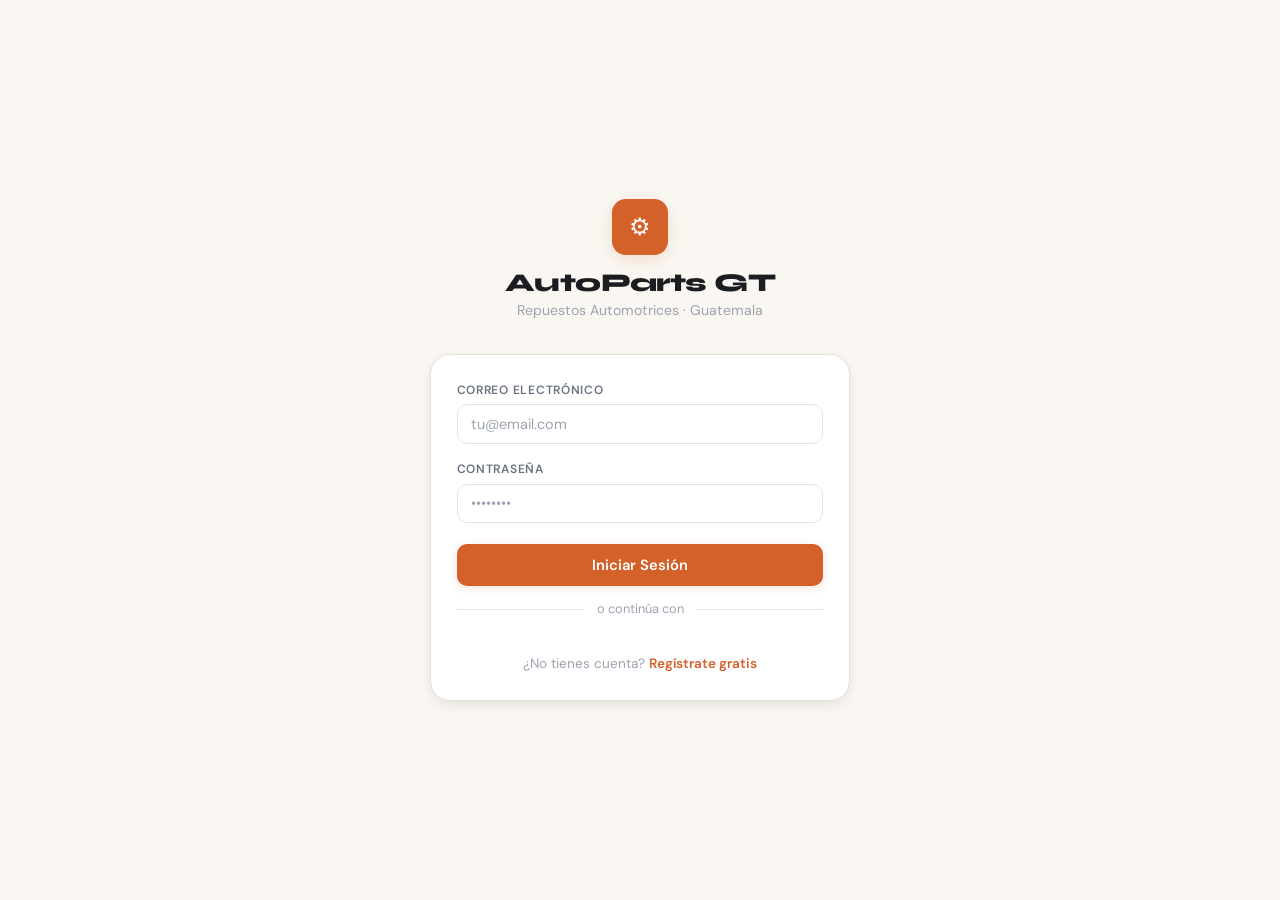
<file: bodegas.html>
<!DOCTYPE html>
<html lang="es">
<head>
<meta charset="UTF-8"><meta name="viewport" content="width=device-width,initial-scale=1.0">
<title>Bodegas — AutoParts GT</title>
<link rel="stylesheet" href="css/base.css"><link rel="stylesheet" href="css/nav.css"><link rel="stylesheet" href="css/components.css">

</head>
<body><header class="main-nav" id="main-nav"></header><main class="page"><div class="pg-head"><div><h1>🏭 Bodegas</h1></div><button class="btn btn-primary" onclick="sf()">+ Nueva Bodega</button></div><div class="g-cards" id="g"></div></main><script src="js/config.js"></script><script src="js/auth.js"></script><script src="js/ui.js"></script><script src="js/api.js"></script><script>
if(!Auth.requireAdmin())throw'r';UI.renderNav();let its=[];async function ld(){var r=await API.getBodegas();if(r&&r.success){its=r.data;var g=document.getElementById('g');if(!its.length){g.innerHTML=UI.empty('🏭','Sin bodegas','Crea tu primera bodega');return}g.innerHTML=its.map(b=>'<div class="card"><div class="card-head"><h3>'+b.nombre+'</h3>'+UI.badge(b.estado)+'</div><p style="font-size:.85rem;margin-bottom:.3rem">'+(b.descripcion||'Sin descripción')+'</p><p style="font-size:.78rem;color:var(--text-3)">📍 '+(b.ubicacion||'—')+'</p><div style="display:flex;gap:.3rem;margin-top:.8rem"><button class="btn btn-outline btn-sm" onclick="sf(\''+b.id+'\')">Editar</button><button class="btn btn-danger btn-sm" onclick="del(\''+b.id+'\')">Desactivar</button></div></div>').join('')}}
function sf(id){var b=id?its.find(x=>x.id===id):null;UI.showModal(b?'Editar':'Nueva Bodega','<div class="fg"><label class="fl">Nombre</label><input class="fi" id="fn" value="'+(b?b.nombre:'')+'"></div><div class="fr"><div class="fg"><label class="fl">Ubicación</label><input class="fi" id="fu" value="'+(b?b.ubicacion:'')+'"></div><div class="fg"><label class="fl">Capacidad</label><input type="number" class="fi" id="fc" value="'+(b?b.capacidad:'')+'"></div></div><div class="fg"><label class="fl">Descripción</label><textarea class="ft" id="fd">'+(b?b.descripcion:'')+'</textarea></div>',{footer:'<button class="btn btn-outline" onclick="UI.closeModal()">Cancelar</button><button class="btn btn-primary" onclick="sv(\''+( id||'')+'\')">Guardar</button>'})}
async function sv(id){var d={nombre:document.getElementById('fn').value,ubicacion:document.getElementById('fu').value,capacidad:document.getElementById('fc').value,descripcion:document.getElementById('fd').value};if(!d.nombre)return UI.toast('Nombre requerido','warning');var r=id?await API.updateBodega(id,d):await API.createBodega(d);if(r&&r.success){UI.closeModal();UI.toast('Guardado','success');ld()}else UI.toast(r?r.error:'Error','error')}
async function del(id){if(await UI.confirm('¿Desactivar?')){var r=await API.deleteBodega(id);if(r&&r.success){UI.toast('Desactivada','success');ld()}else UI.toast(r?r.error:'Error','error')}}ld();
</script></body></html>
</file>
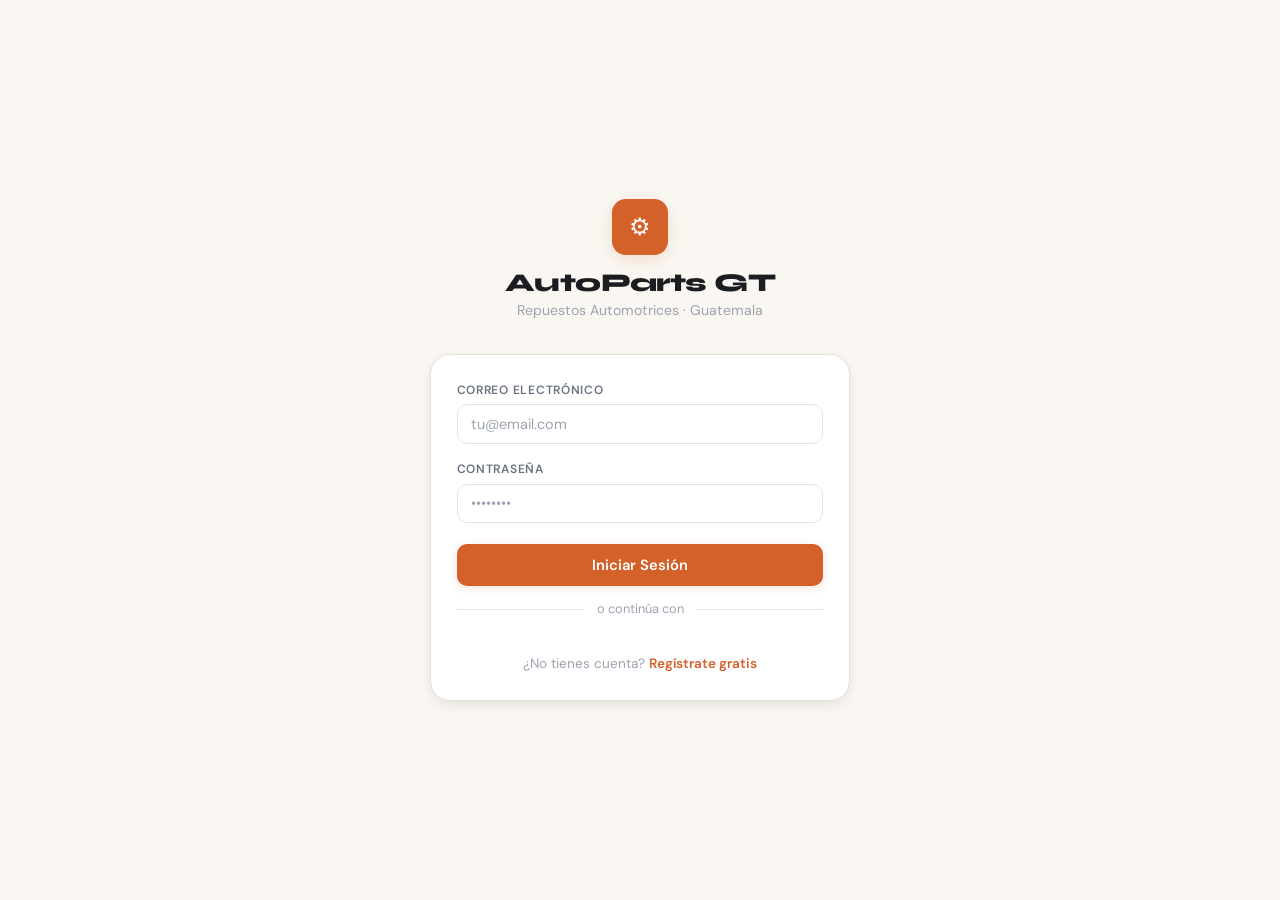
<file: carrito.html>
<!DOCTYPE html>
<html lang="es">
<head>
<meta charset="UTF-8"><meta name="viewport" content="width=device-width,initial-scale=1.0">
<title>Mi Carrito — AutoParts GT</title>
<link rel="stylesheet" href="css/base.css"><link rel="stylesheet" href="css/nav.css"><link rel="stylesheet" href="css/components.css">

</head>
<body>
<header class="main-nav" id="main-nav"></header>
<main class="page">
<div class="pg-head"><div><h1>🛒 Mi Carrito</h1></div></div>
<div style="display:grid;grid-template-columns:1fr 340px;gap:1.5rem;align-items:start" id="cl">
<div class="card" style="padding:0"><div id="ci"></div></div>
<div class="cart-sum" id="cs"></div>
</div></main>
<footer class="site-footer"><div class="footer-inner"><div class="footer-col"><h4>AutoParts GT</h4><p>Tu tienda de repuestos automotrices en línea. Envíos a toda Guatemala.</p></div><div class="footer-col"><h4>Categorías</h4><a href="tienda.html">Motor y Transmisión</a><br><a href="tienda.html">Frenos</a><br><a href="tienda.html">Suspensión</a><br><a href="tienda.html">Sistema Eléctrico</a></div><div class="footer-col"><h4>Mi Cuenta</h4><a href="login.html">Iniciar Sesión</a><br><a href="register.html">Crear Cuenta</a><br><a href="mis-ordenes.html">Mis Pedidos</a><br><a href="carrito.html">Mi Carrito</a></div><div class="footer-col"><h4>Contacto</h4><p>WhatsApp: +502 1234-5678</p><p>Email: info@autoparts.gt</p><p>Guatemala City, Guatemala</p></div></div><div class="footer-bottom">© 2024 AutoParts GT. Todos los derechos reservados.</div></footer><a href="https://wa.me/${CONFIG?.WHATSAPP||'50212345678'}" target="_blank" class="wa-float" title="WhatsApp">💬</a>
<script src="js/config.js"></script><script src="js/auth.js"></script><script src="js/ui.js"></script><script src="js/api.js"></script>
<script>
if(!Auth.requireLogin())throw'r';UI.renderNav();
async function loadC(){var r=await API.getCart();if(!r||!r.success)return;var d=r.data,el=document.getElementById('ci');
if(!d.items.length){el.innerHTML='<div style="padding:3rem;text-align:center"><p style="color:var(--text-3);font-size:1rem;margin-bottom:1rem">Tu carrito está vacío</p><a href="tienda.html" class="btn btn-primary">Ir al Catálogo</a></div>';document.getElementById('cs').innerHTML='';return}
el.innerHTML=d.items.map(i=>'<div class="cart-item"><div class="ci-img">'+(i.producto_imagen?'<img src="'+i.producto_imagen+'">':'🔧')+'</div><div class="ci-info"><div class="ci-name">'+i.producto_nombre+'</div>'+(i.numero_parte?'<div class="ci-meta"># '+i.numero_parte+'</div>':'')+'<div class="ci-price">'+UI.fc(i.precio_unitario)+' c/u</div></div><div class="ci-qty"><button onclick="uq(\''+i.id+'\','+(parseInt(i.cantidad)-1)+')">−</button><span>'+i.cantidad+'</span><button onclick="uq(\''+i.id+'\','+(parseInt(i.cantidad)+1)+')">+</button></div><div class="ci-total">'+UI.fc(i.subtotal)+'</div><button class="ci-rm" onclick="rm(\''+i.id+'\')">✕</button></div>').join('');
var sub=d.total,imp=sub*CONFIG.TAX_RATE,tot=sub+imp;
document.getElementById('cs').innerHTML='<h3>Resumen del Pedido</h3><div class="sum-row"><span>Subtotal</span><span>'+UI.fc(sub)+'</span></div><div class="sum-row"><span>'+CONFIG.TAX_NAME+'</span><span>'+UI.fc(imp)+'</span></div><div class="sum-row total"><span>Total</span><span>'+UI.fc(tot)+'</span></div><div style="margin-top:1.2rem"><div class="fg" style="margin-bottom:.8rem"><label class="fl">Método de Pago</label><select class="fs" id="met"><option value="efectivo">Efectivo</option><option value="tarjeta">Tarjeta</option><option value="transferencia">Transferencia</option><option value="deposito">Depósito</option></select></div><div class="fr" style="margin-bottom:.8rem"><div class="fg"><label class="fl">NIT</label><input class="fi" id="nit" value="CF"></div><div class="fg"><label class="fl">Teléfono</label><input class="fi" id="tel" placeholder="5555-1234"></div></div><div class="fg" style="margin-bottom:.8rem"><label class="fl">Dirección de Entrega</label><input class="fi" id="dir" placeholder="Zona, colonia, dirección..."></div><button class="btn btn-primary btn-lg" style="width:100%" onclick="pay()">Confirmar Pedido</button><button class="btn btn-ghost btn-sm" style="width:100%;margin-top:.3rem" onclick="clr()">Vaciar Carrito</button></div>'}
async function uq(id,q){if(q<=0)return rm(id);await API.updateCartItem(id,q);loadC()}
async function rm(id){await API.removeFromCart(id);UI.toast('Eliminado','info');loadC();UI.updateCartBadge()}
async function clr(){if(await UI.confirm('¿Vaciar todo el carrito?')){await API.clearCart();loadC();UI.updateCartBadge()}}
async function pay(){var r=await API.checkout({metodo_pago:document.getElementById('met').value,nit:document.getElementById('nit').value,direccion:document.getElementById('dir').value,telefono:document.getElementById('tel').value,notas:''});if(r&&r.success){UI.toast('¡Pedido '+r.orden.numero+' creado! Total: '+UI.fc(r.orden.total),'success');UI.updateCartBadge();setTimeout(()=>window.location.href='mis-ordenes.html',1500)}else UI.toast(r?r.error:'Error','error')}
loadC();
</script></body></html>
</file>
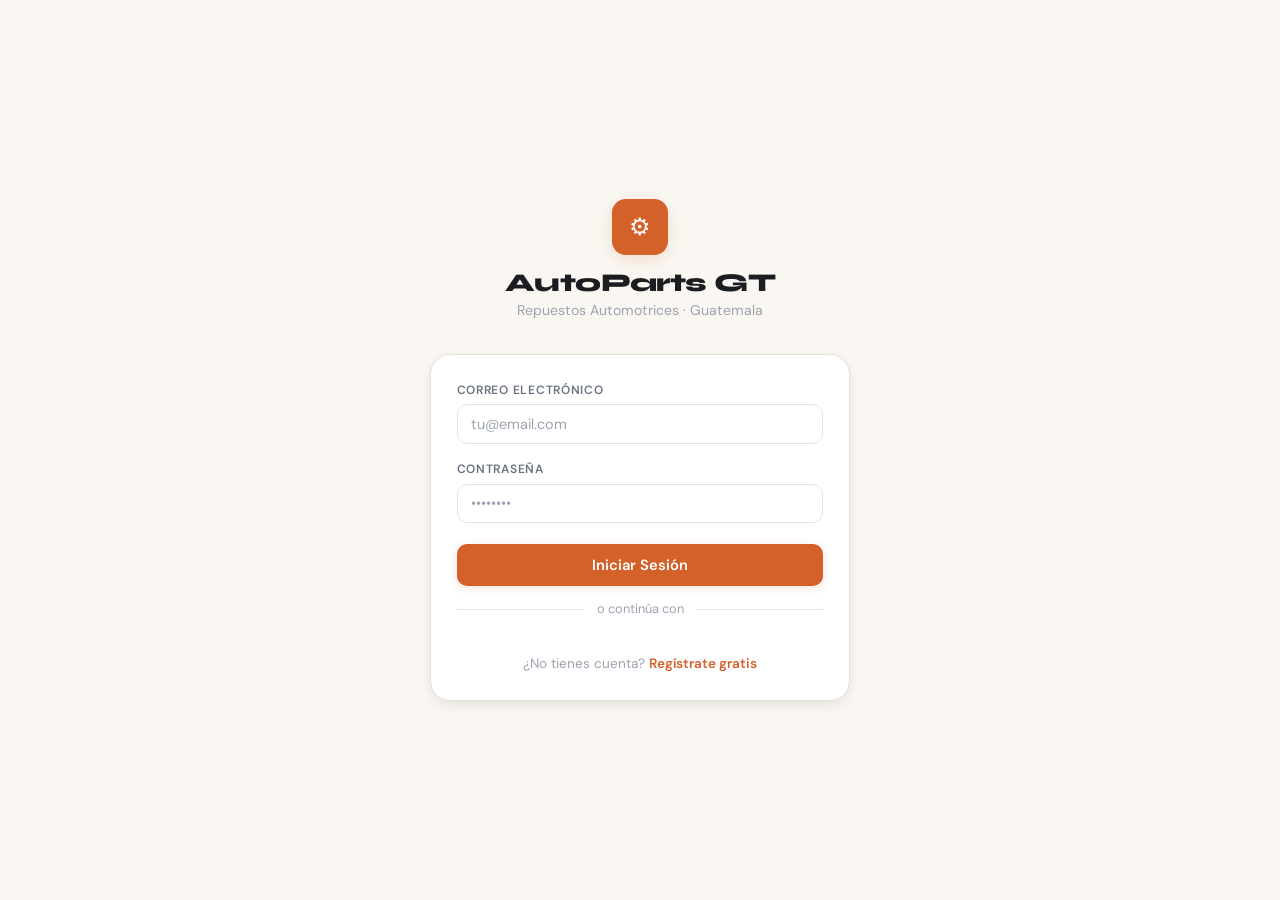
<file: dashboard.html>
<!DOCTYPE html>
<html lang="es">
<head>
<meta charset="UTF-8"><meta name="viewport" content="width=device-width,initial-scale=1.0">
<title>Dashboard — AutoParts GT</title>
<link rel="stylesheet" href="css/base.css"><link rel="stylesheet" href="css/nav.css"><link rel="stylesheet" href="css/components.css">

</head>
<body><header class="main-nav" id="main-nav"></header><main class="page"><div class="pg-head"><div><h1>📊 Dashboard</h1><p class="pg-sub">Panel de control — AutoParts GT</p></div></div><div class="g-stats" id="sg"></div><div style="display:grid;grid-template-columns:1fr 1fr;gap:1.1rem;margin-bottom:1.5rem"><div class="card"><h3 style="margin-bottom:.8rem">💰 Ventas 7 días</h3><div id="cv" style="height:180px;display:flex;align-items:end;gap:3px"></div></div><div class="card"><h3 style="margin-bottom:.8rem">🏆 Top Repuestos</h3><div id="ct"></div></div></div></main><script src="js/config.js"></script><script src="js/auth.js"></script><script src="js/ui.js"></script><script src="js/api.js"></script><script>
if(!Auth.requireAdmin())throw'r';UI.renderNav();(async()=>{var r=await API.getDashboard();if(!r||!r.success)return;var d=r.data,s=d.resumen;document.getElementById('sg').innerHTML=[{l:'Repuestos',v:s.total_productos,i:'⚙️'},{l:'Bodegas',v:s.total_bodegas,i:'🏭'},{l:'Ventas Mes',v:'Q '+s.ventas_mes.toFixed(2),i:'💰'},{l:'Pendientes',v:s.ordenes_pendientes,i:'📋'},{l:'Clientes',v:s.total_usuarios,i:'👥'},{l:'Stock Bajo',v:d.alertas_stock,i:'⚠️'}].map(x=>'<div class="stat"><div class="s-ic" style="background:var(--accent-bg)">'+x.i+'</div><div class="s-val">'+x.v+'</div><div class="s-lbl">'+x.l+'</div></div>').join('');var vpd=d.ventas_por_dia,mx=Math.max(...vpd.map(v=>v.total),1);document.getElementById('cv').innerHTML=vpd.map(v=>'<div style="flex:1;display:flex;flex-direction:column;align-items:center;gap:2px"><div style="width:100%;height:'+Math.max((v.total/mx)*160,3)+'px;background:var(--brand);border-radius:3px 3px 0 0"></div><span style="font-size:.68rem;color:var(--text-3)">'+v.fecha.split('-')[2]+'</span></div>').join('');var mq=Math.max(...d.top_productos.map(p=>p.cantidad),1);document.getElementById('ct').innerHTML=d.top_productos.length?d.top_productos.map(p=>'<div style="margin-bottom:.6rem"><div style="display:flex;justify-content:space-between;font-size:.82rem;margin-bottom:.15rem"><span style="color:var(--text-2)">'+p.nombre+'</span><span style="color:var(--brand);font-weight:600">'+p.cantidad+'</span></div><div style="height:4px;background:var(--cream);border-radius:2px;overflow:hidden"><div style="height:100%;width:'+(p.cantidad/mq*100)+'%;background:var(--brand);border-radius:2px"></div></div></div>').join(''):'<p style="color:var(--text-3);text-align:center;padding:1.5rem">Sin datos</p>'})();
</script></body></html>
</file>
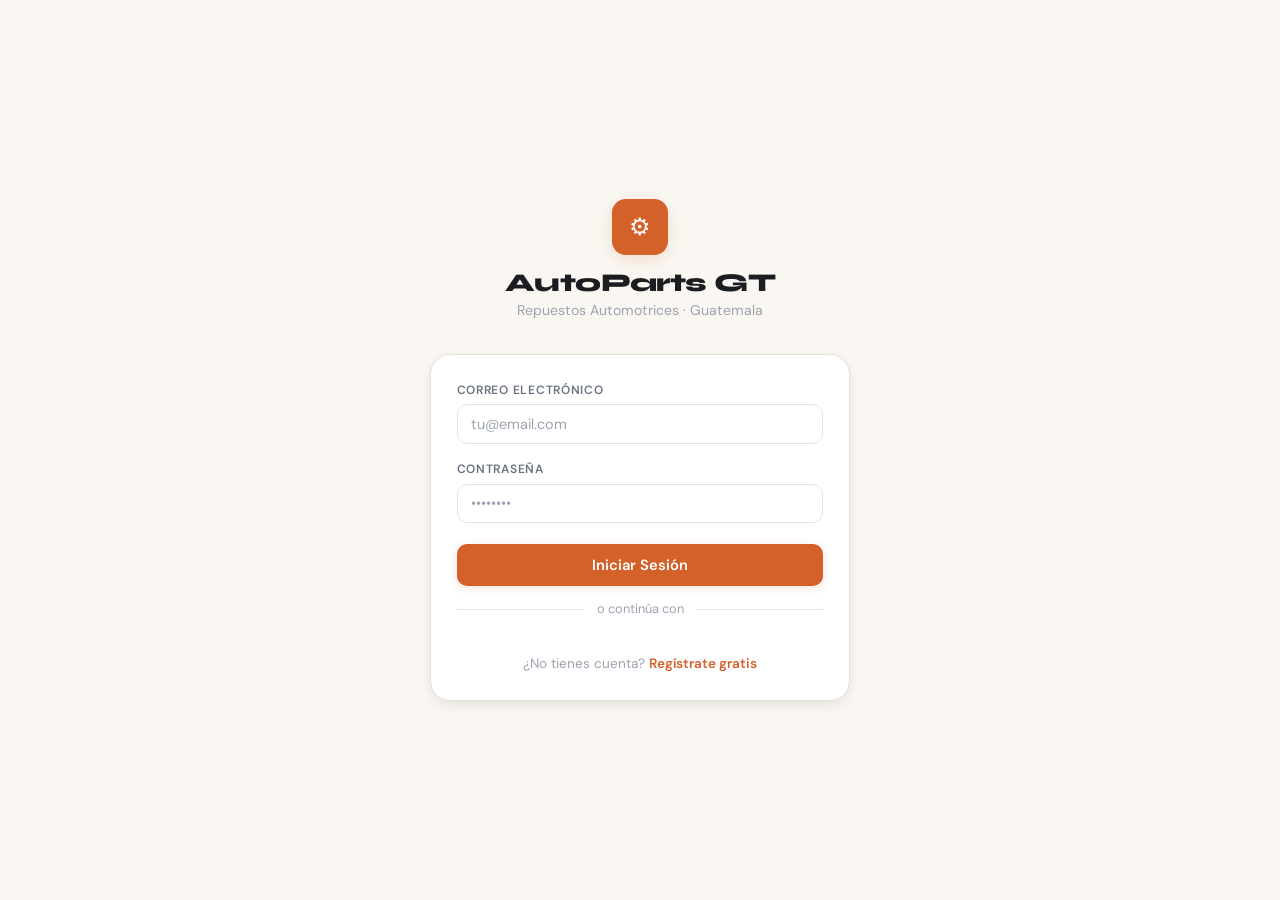
<file: inventario.html>
<!DOCTYPE html>
<html lang="es">
<head>
<meta charset="UTF-8"><meta name="viewport" content="width=device-width,initial-scale=1.0">
<title>Inventario — AutoParts GT</title>
<link rel="stylesheet" href="css/base.css"><link rel="stylesheet" href="css/nav.css"><link rel="stylesheet" href="css/components.css">

</head>
<body><header class="main-nav" id="main-nav"></header><main class="page"><div class="pg-head"><div><h1>📋 Inventario</h1></div><div style="display:flex;gap:.5rem"><button class="btn btn-outline" onclick="tf()">Transferir</button><button class="btn btn-primary" onclick="af()">Ajustar Stock</button></div></div><div style="margin-bottom:1rem"><select class="fs" id="fb" onchange="li()" style="width:auto;min-width:180px"><option value="">Todas las bodegas</option></select></div><div class="tbl-wrap"><table class="tbl"><thead><tr><th>Repuesto</th><th># Parte</th><th>Bodega</th><th>Estante</th><th>Cant.</th><th>Mín</th><th>Estado</th></tr></thead><tbody id="tb"></tbody></table></div></main><script src="js/config.js"></script><script src="js/auth.js"></script><script src="js/ui.js"></script><script src="js/api.js"></script><script>
if(!Auth.requireAdmin())throw'r';UI.renderNav();let inv=[],ps=[],bs=[];
async function la(){var[rb,rp]=await Promise.all([API.getBodegas(),API.getProductos()]);if(rb&&rb.success){bs=rb.data;document.getElementById('fb').innerHTML='<option value="">Todas</option>'+bs.map(b=>'<option value="'+b.id+'">'+b.nombre+'</option>').join('')}if(rp&&rp.success)ps=rp.data;li()}
async function li(){var r=await API.getInventario(document.getElementById('fb').value);if(!r||!r.success)return;inv=r.data;var b=document.getElementById('tb');if(!inv.length){b.innerHTML='<tr><td colspan="7" style="text-align:center;padding:2rem;color:var(--text-3)">Sin registros</td></tr>';return}b.innerHTML=inv.map(i=>'<tr'+(i.alerta_stock?' style="background:var(--err-bg)"':'')+'><td><strong>'+i.producto_nombre+'</strong></td><td><span class="pn">'+(i.numero_parte||'—')+'</span></td><td>'+i.bodega_nombre+'</td><td style="font-family:var(--font-m);font-size:.8rem">'+(i.ubicacion_estante||'—')+'</td><td style="font-weight:700;color:'+(i.alerta_stock?'var(--err)':'var(--text)')+'">'+i.cantidad+'</td><td>'+i.stock_minimo+'</td><td>'+(i.alerta_stock?'<span class="badge bg-err">⚠ Bajo</span>':'<span class="badge bg-ok">OK</span>')+'</td></tr>').join('')}
function af(){var po=ps.filter(p=>p.estado==='activo').map(p=>'<option value="'+p.id+'">'+p.nombre+(p.numero_parte?' (#'+p.numero_parte+')':'')+'</option>').join('');var bo=bs.filter(b=>b.estado==='activa').map(b=>'<option value="'+b.id+'">'+b.nombre+'</option>').join('');UI.showModal('Ajustar Stock','<div class="fg"><label class="fl">Repuesto</label><select class="fs" id="ap"><option>Seleccione</option>'+po+'</select></div><div class="fg"><label class="fl">Bodega</label><select class="fs" id="ab"><option>Seleccione</option>'+bo+'</select></div><div class="fr3"><div class="fg"><label class="fl">Cantidad</label><input type="number" class="fi" id="ac" value="0"></div><div class="fg"><label class="fl">Mínimo</label><input type="number" class="fi" id="am" value="5"></div><div class="fg"><label class="fl">Estante</label><input class="fi" id="ae" placeholder="A-01"></div></div>',{footer:'<button class="btn btn-outline" onclick="UI.closeModal()">Cancelar</button><button class="btn btn-primary" onclick="sa()">Guardar</button>'})}
async function sa(){var r=await API.setInventario({producto_id:document.getElementById('ap').value,bodega_id:document.getElementById('ab').value,cantidad:parseInt(document.getElementById('ac').value),stock_minimo:parseInt(document.getElementById('am').value),ubicacion_estante:document.getElementById('ae').value});if(r&&r.success){UI.closeModal();UI.toast('Actualizado','success');li()}else UI.toast(r?r.error:'Error','error')}
function tf(){var po=ps.filter(p=>p.estado==='activo').map(p=>'<option value="'+p.id+'">'+p.nombre+'</option>').join('');var bo=bs.filter(b=>b.estado==='activa').map(b=>'<option value="'+b.id+'">'+b.nombre+'</option>').join('');UI.showModal('Transferir','<div class="fg"><label class="fl">Repuesto</label><select class="fs" id="tp"><option>Seleccione</option>'+po+'</select></div><div class="fr"><div class="fg"><label class="fl">Origen</label><select class="fs" id="to"><option>Seleccione</option>'+bo+'</select></div><div class="fg"><label class="fl">Destino</label><select class="fs" id="td"><option>Seleccione</option>'+bo+'</select></div></div><div class="fg"><label class="fl">Cantidad</label><input type="number" class="fi" id="tc" value="1"></div>',{footer:'<button class="btn btn-outline" onclick="UI.closeModal()">Cancelar</button><button class="btn btn-primary" onclick="st()">Transferir</button>'})}
async function st(){var r=await API.transferirInventario({producto_id:document.getElementById('tp').value,bodega_origen:document.getElementById('to').value,bodega_destino:document.getElementById('td').value,cantidad:parseInt(document.getElementById('tc').value)});if(r&&r.success){UI.closeModal();UI.toast('Transferencia exitosa','success');li()}else UI.toast(r?r.error:'Error','error')}la();
</script></body></html>
</file>
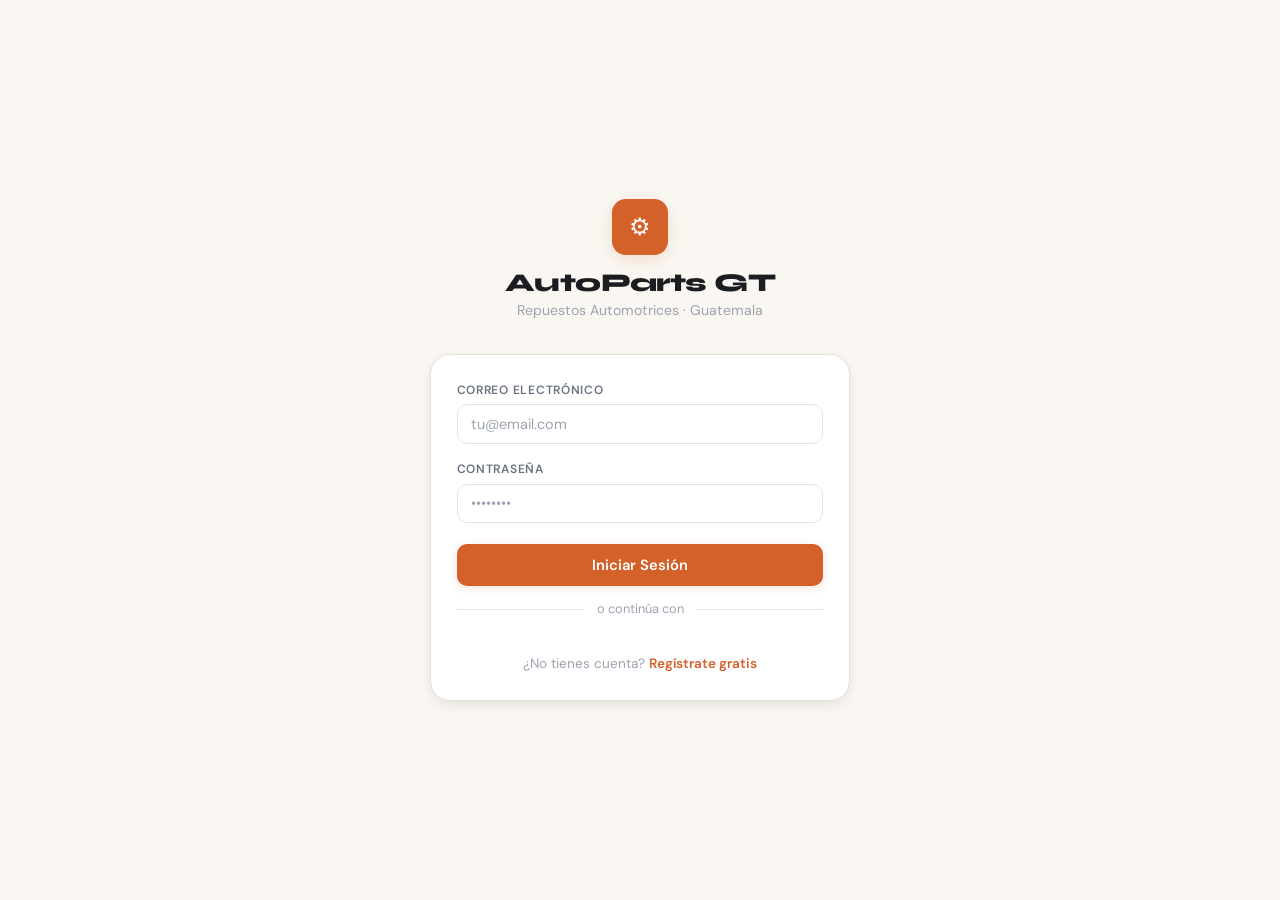
<file: login.html>
<!DOCTYPE html>
<html lang="es">
<head>
<meta charset="UTF-8"><meta name="viewport" content="width=device-width,initial-scale=1.0">
<title>Iniciar Sesión — AutoParts GT</title>
<link rel="stylesheet" href="css/base.css"><link rel="stylesheet" href="css/nav.css"><link rel="stylesheet" href="css/components.css">
<link rel="stylesheet" href="css/auth.css"><script src="https://accounts.google.com/gsi/client" async defer></script>
</head>
<body>
<div class="auth-pg"><div class="auth-box">
<div class="auth-brand"><div class="a-logo">⚙</div><h1>AutoParts GT</h1><p>Repuestos Automotrices · Guatemala</p></div>
<div class="auth-card">
<div class="fg"><label class="fl">Correo Electrónico</label><input type="email" id="l-email" class="fi" placeholder="tu@email.com"></div>
<div class="fg"><label class="fl">Contraseña</label><input type="password" id="l-pass" class="fi" placeholder="••••••••"></div>
<button class="btn btn-primary btn-lg" onclick="doLogin()">Iniciar Sesión</button>
<div class="auth-divider">o continúa con</div>
<div class="g-btn-wrap"><div class="g_id_signin"></div></div>
<div class="auth-foot">¿No tienes cuenta? <a href="register.html">Regístrate gratis</a></div>
</div></div></div>
<script src="js/config.js"></script><script src="js/auth.js"></script><script src="js/ui.js"></script><script src="js/api.js"></script><script>window.addEventListener('load',function(){if(typeof google!=='undefined'&&CONFIG.GOOGLE_CLIENT_ID&&!CONFIG.GOOGLE_CLIENT_ID.includes('TU_')){google.accounts.id.initialize({client_id:CONFIG.GOOGLE_CLIENT_ID,callback:handleGoogleCredential});google.accounts.id.renderButton(document.querySelector('.g_id_signin'),{theme:'outline',size:'large',text:'continue_with',shape:'rectangular',width:360,locale:'es'})}})</script>
<script>
if(Auth.isLoggedIn())window.location.href=Auth.isAdmin()?'dashboard.html':'tienda.html';
async function doLogin(){var e=document.getElementById('l-email').value,p=document.getElementById('l-pass').value;if(!e||!p)return UI.toast('Completa todos los campos','warning');var r=await API.login(e,p);if(r&&r.success){Auth.setSession(r.token,r.user);UI.toast('Bienvenido, '+r.user.nombre,'success');var rd=sessionStorage.getItem('ap_redirect');sessionStorage.removeItem('ap_redirect');setTimeout(()=>window.location.href=rd||(r.user.rol==='admin'?'dashboard.html':'tienda.html'),600)}else UI.toast(r?r.error:'Error','error')}
document.querySelectorAll('.fi').forEach(i=>i.addEventListener('keypress',e=>{if(e.key==='Enter')doLogin()}));
</script></body></html>
</file>
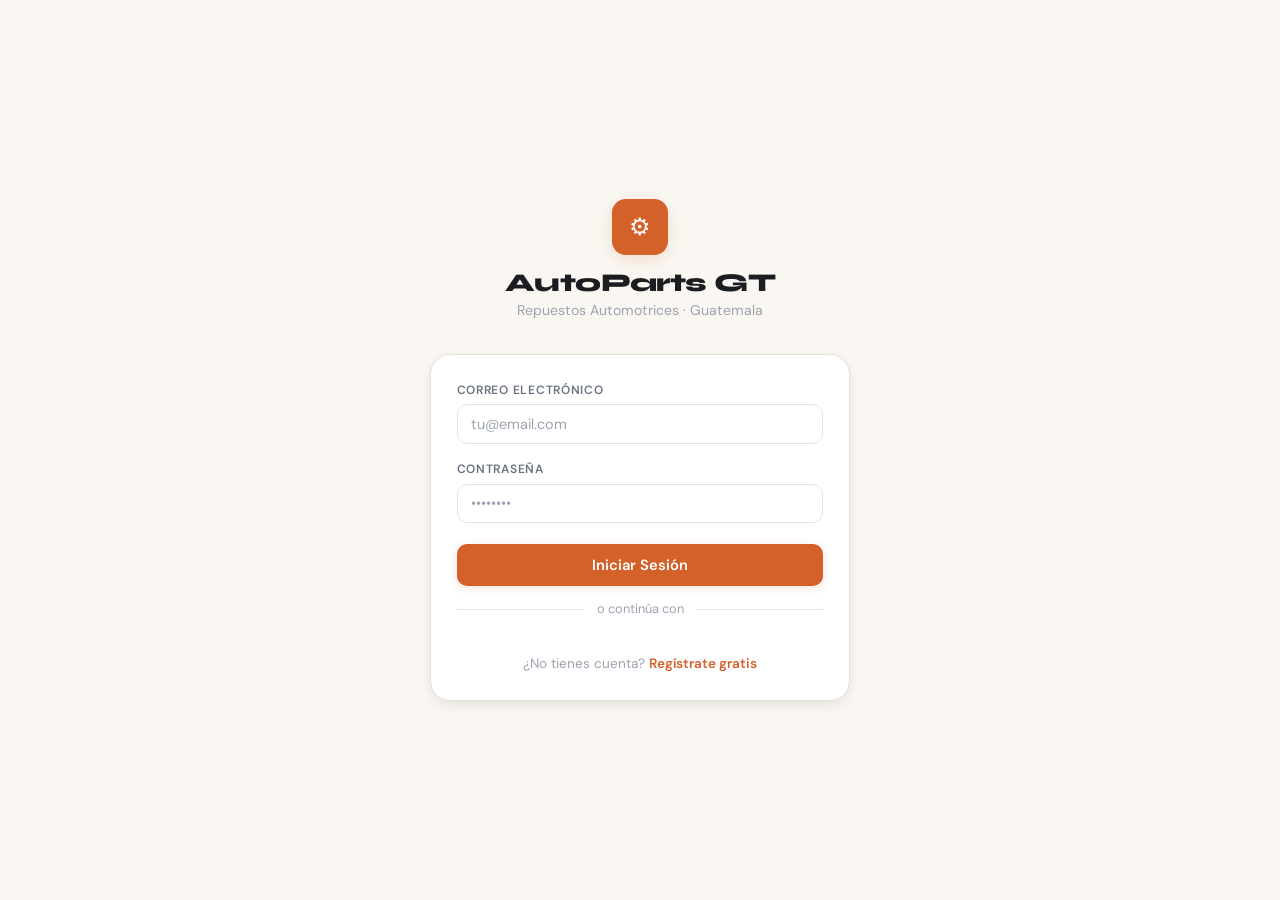
<file: mis-ordenes.html>
<!DOCTYPE html>
<html lang="es">
<head>
<meta charset="UTF-8"><meta name="viewport" content="width=device-width,initial-scale=1.0">
<title>Mis Pedidos — AutoParts GT</title>
<link rel="stylesheet" href="css/base.css"><link rel="stylesheet" href="css/nav.css"><link rel="stylesheet" href="css/components.css">

</head>
<body><header class="main-nav" id="main-nav"></header><main class="page"><div class="pg-head"><div><h1>📋 Mis Pedidos</h1></div></div><div id="ol" style="display:flex;flex-direction:column;gap:1rem"></div></main><footer class="site-footer"><div class="footer-inner"><div class="footer-col"><h4>AutoParts GT</h4><p>Tu tienda de repuestos automotrices en línea. Envíos a toda Guatemala.</p></div><div class="footer-col"><h4>Categorías</h4><a href="tienda.html">Motor y Transmisión</a><br><a href="tienda.html">Frenos</a><br><a href="tienda.html">Suspensión</a><br><a href="tienda.html">Sistema Eléctrico</a></div><div class="footer-col"><h4>Mi Cuenta</h4><a href="login.html">Iniciar Sesión</a><br><a href="register.html">Crear Cuenta</a><br><a href="mis-ordenes.html">Mis Pedidos</a><br><a href="carrito.html">Mi Carrito</a></div><div class="footer-col"><h4>Contacto</h4><p>WhatsApp: +502 1234-5678</p><p>Email: info@autoparts.gt</p><p>Guatemala City, Guatemala</p></div></div><div class="footer-bottom">© 2024 AutoParts GT. Todos los derechos reservados.</div></footer><a href="https://wa.me/${CONFIG?.WHATSAPP||'50212345678'}" target="_blank" class="wa-float" title="WhatsApp">💬</a><script src="js/config.js"></script><script src="js/auth.js"></script><script src="js/ui.js"></script><script src="js/api.js"></script><script>
if(!Auth.requireLogin())throw'r';UI.renderNav();(async()=>{var r=await API.getOrdenes(false);if(!r||!r.success)return;var el=document.getElementById('ol');if(!r.data.length){el.innerHTML=UI.empty('📋','Sin pedidos','Tus compras aparecerán aquí');return}el.innerHTML=r.data.map(o=>'<div class="o-card"><div class="o-head"><div><span class="o-id">'+o.numero_orden+'</span> · '+UI.fdt(o.fecha_creacion)+'</div><div style="display:flex;gap:.4rem;align-items:center">'+UI.badge(o.estado)+'<span style="font-weight:700;font-family:var(--font-d);color:var(--brand)">'+UI.fc(o.total)+'</span></div></div><div class="o-body"><div class="o-items">'+(o.items||[]).map(i=>'<div class="o-item-row"><span>'+i.producto_nombre+(i.numero_parte?' <span class="pn">#'+i.numero_parte+'</span>':'')+' × '+i.cantidad+'</span><span>'+UI.fc(i.subtotal)+'</span></div>').join('')+'</div><div class="o-total"><span>Total (IVA incluido)</span><span>'+UI.fc(o.total)+'</span></div></div></div>').join('')})();
</script></body></html>
</file>
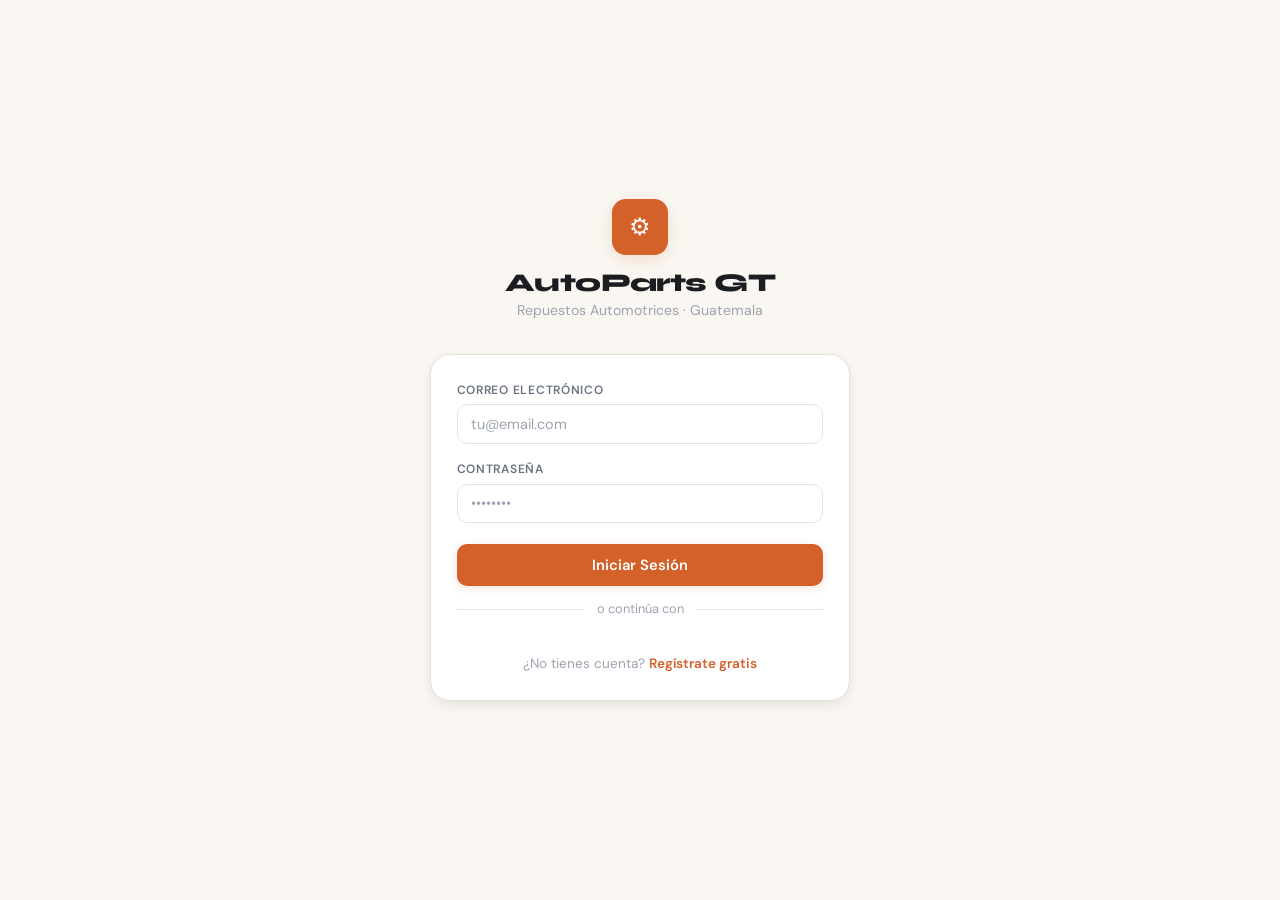
<file: ordenes.html>
<!DOCTYPE html>
<html lang="es">
<head>
<meta charset="UTF-8"><meta name="viewport" content="width=device-width,initial-scale=1.0">
<title>Pedidos — AutoParts GT</title>
<link rel="stylesheet" href="css/base.css"><link rel="stylesheet" href="css/nav.css"><link rel="stylesheet" href="css/components.css">

</head>
<body><header class="main-nav" id="main-nav"></header><main class="page"><div class="pg-head"><div><h1>📦 Gestión de Pedidos</h1></div></div><div class="tbl-wrap"><table class="tbl"><thead><tr><th>Pedido</th><th>Cliente</th><th>Tel.</th><th>NIT</th><th>Total</th><th>Estado</th><th>Fecha</th><th>Acción</th></tr></thead><tbody id="tb"></tbody></table></div></main><script src="js/config.js"></script><script src="js/auth.js"></script><script src="js/ui.js"></script><script src="js/api.js"></script><script>
if(!Auth.requireAdmin())throw'r';UI.renderNav();async function ld(){var r=await API.getOrdenes(true);if(!r||!r.success)return;document.getElementById('tb').innerHTML=r.data.length?r.data.map(o=>'<tr><td><code style="font-family:var(--font-m)">'+o.numero_orden+'</code></td><td>'+o.usuario_nombre+'</td><td>'+(o.telefono_contacto||'—')+'</td><td>'+(o.nit||'CF')+'</td><td style="font-weight:700;color:var(--brand)">'+UI.fc(o.total)+'</td><td>'+UI.badge(o.estado)+'</td><td style="font-size:.8rem">'+UI.fdt(o.fecha_creacion)+'</td><td><select class="fs" style="width:auto;padding:.25rem .5rem;font-size:.76rem" onchange="upd(\''+o.id+'\',this.value)"><option value="pendiente"'+(o.estado==='pendiente'?' selected':'')+'>Pendiente</option><option value="procesando"'+(o.estado==='procesando'?' selected':'')+'>Procesando</option><option value="enviado"'+(o.estado==='enviado'?' selected':'')+'>Enviado</option><option value="entregado"'+(o.estado==='entregado'?' selected':'')+'>Entregado</option><option value="cancelado"'+(o.estado==='cancelado'?' selected':'')+'>Cancelado</option></select></td></tr>').join(''):'<tr><td colspan="8" style="text-align:center;padding:2rem;color:var(--text-3)">Sin pedidos</td></tr>'}async function upd(id,e){var r=await API.updateOrdenEstado(id,e);if(r&&r.success)UI.toast('Actualizado','success')}ld();
</script></body></html>
</file>
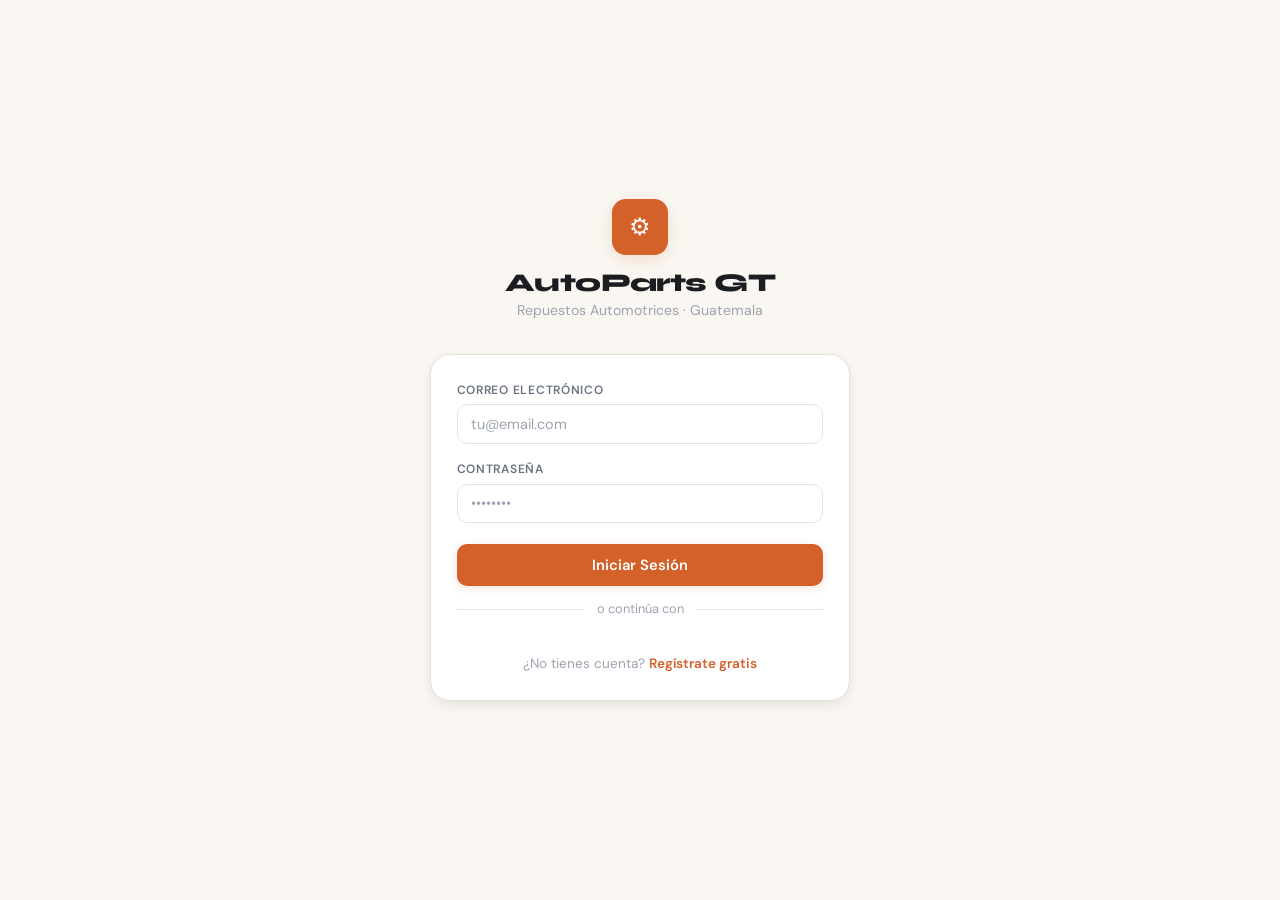
<file: productos.html>
<!DOCTYPE html>
<html lang="es">
<head>
<meta charset="UTF-8"><meta name="viewport" content="width=device-width,initial-scale=1.0">
<title>Repuestos — AutoParts GT</title>
<link rel="stylesheet" href="css/base.css"><link rel="stylesheet" href="css/nav.css"><link rel="stylesheet" href="css/components.css">

</head>
<body><header class="main-nav" id="main-nav"></header><main class="page"><div class="pg-head"><div><h1>⚙️ Repuestos</h1></div><div style="display:flex;gap:.5rem"><button class="btn btn-outline" onclick="catF()">+ Categoría</button><button class="btn btn-outline" onclick="mrcF()">+ Marca</button><button class="btn btn-primary" onclick="pf()">+ Nuevo Repuesto</button></div></div><div class="tbl-wrap"><table class="tbl"><thead><tr><th>Repuesto</th><th># Parte</th><th>Categoría</th><th>Vehículo</th><th>Precio</th><th>Stock</th><th>Acciones</th></tr></thead><tbody id="tb"></tbody></table></div></main><script src="js/config.js"></script><script src="js/auth.js"></script><script src="js/ui.js"></script><script src="js/api.js"></script><script>
if(!Auth.requireAdmin())throw'r';UI.renderNav();let ps=[],cs=[],ms=[];
async function ld(){var[rp,rc,rm]=await Promise.all([API.getProductos(),API.getCategorias(),API.getMarcas()]);if(rp&&rp.success)ps=rp.data;if(rc&&rc.success)cs=rc.data;if(rm&&rm.success)ms=rm.data;rn()}
function rn(){var b=document.getElementById('tb');if(!ps.length){b.innerHTML='<tr><td colspan="7" style="text-align:center;padding:2rem;color:var(--text-3)">Sin repuestos</td></tr>';return}b.innerHTML=ps.map(p=>{var v=(p.marca_vehiculo||'')+(p.modelo_vehiculo?' '+p.modelo_vehiculo:'');var hasD=p.precio_descuento&&parseFloat(p.precio_descuento)>0&&parseFloat(p.precio_descuento)<parseFloat(p.precio);return'<tr><td><strong>'+p.nombre+'</strong>'+(p.marca_repuesto?'<br><small style="color:var(--text-3)">'+p.marca_repuesto+'</small>':'')+'</td><td><span class="pn">'+(p.numero_parte||'—')+'</span></td><td>'+(p.categoria_icono||'')+' '+(p.categoria_nombre||'—')+'</td><td style="font-size:.8rem">'+(v||'Universal')+'</td><td>'+(hasD?'<span class="price-old">'+UI.fc(p.precio)+'</span><br>':'')+' <strong style="color:var(--brand)">'+UI.fc(hasD?p.precio_descuento:p.precio)+'</strong></td><td><span class="badge '+(p.stock_total>10?'bg-ok':p.stock_total>0?'bg-warn':'bg-err')+'">'+p.stock_total+'</span></td><td><div style="display:flex;gap:.25rem"><button class="btn btn-ghost btn-sm" onclick="pf(\''+p.id+'\')">Editar</button><button class="btn btn-danger btn-sm" onclick="dl(\''+p.id+'\')">×</button></div></td></tr>'}).join('')}
function pf(id){var p=id?ps.find(x=>x.id===id):null;var co=cs.map(c=>'<option value="'+c.id+'"'+(p&&p.categoria_id===c.id?' selected':'')+'>'+c.icono+' '+c.nombre+'</option>').join('');var mo=ms.map(m=>'<option value="'+m.nombre+'"'+(p&&p.marca_vehiculo===m.nombre?' selected':'')+'>'+m.nombre+'</option>').join('');UI.showModal(p?'Editar':'Nuevo Repuesto','<div class="fr"><div class="fg"><label class="fl">Nombre</label><input class="fi" id="pn" value="'+(p?p.nombre:'')+'"></div><div class="fg"><label class="fl"># Parte</label><input class="fi" id="pp" value="'+(p?p.numero_parte:'')+'"></div></div><div class="fr3"><div class="fg"><label class="fl">Precio</label><input type="number" step="0.01" class="fi" id="pr" value="'+(p?p.precio:'')+'"></div><div class="fg"><label class="fl">Precio Descuento</label><input type="number" step="0.01" class="fi" id="pd" value="'+(p?p.precio_descuento:'')+'"></div><div class="fg"><label class="fl">Costo</label><input type="number" step="0.01" class="fi" id="pc" value="'+(p?p.costo:'')+'"></div></div><div class="fr3"><div class="fg"><label class="fl">Categoría</label><select class="fs" id="pk"><option value="">Seleccione</option>'+co+'</select></div><div class="fg"><label class="fl">Marca Vehículo</label><select class="fs" id="pm"><option value="">Universal</option>'+mo+'</select></div><div class="fg"><label class="fl">Condición</label><select class="fs" id="pco"><option value="nuevo">Nuevo</option><option value="usado"'+(p&&p.condicion==='usado'?' selected':'')+'>Usado</option><option value="remanufacturado"'+(p&&p.condicion==='remanufacturado'?' selected':'')+'>Remanufacturado</option></select></div></div><div class="fr3"><div class="fg"><label class="fl">Modelo Vehículo</label><input class="fi" id="pmo" value="'+(p?p.modelo_vehiculo:'')+'"></div><div class="fg"><label class="fl">Año Desde</label><input type="number" class="fi" id="pad" value="'+(p?p.anio_desde:'')+'"></div><div class="fg"><label class="fl">Año Hasta</label><input type="number" class="fi" id="pah" value="'+(p?p.anio_hasta:'')+'"></div></div><div class="fr"><div class="fg"><label class="fl">Marca Repuesto</label><input class="fi" id="pmr" value="'+(p?p.marca_repuesto:'')+'"></div><div class="fg"><label class="fl">URL Imagen</label><input class="fi" id="pi" value="'+(p?p.imagen_url:'')+'"></div></div><div class="fg"><label class="fl">Descripción</label><textarea class="ft" id="pde">'+(p?p.descripcion:'')+'</textarea></div>',{footer:'<button class="btn btn-outline" onclick="UI.closeModal()">Cancelar</button><button class="btn btn-primary" onclick="sp(\''+( id||'')+'\')">Guardar</button>',size:'lg'})}
async function sp(id){var d={nombre:document.getElementById('pn').value,numero_parte:document.getElementById('pp').value,precio:document.getElementById('pr').value,precio_descuento:document.getElementById('pd').value,costo:document.getElementById('pc').value,categoria_id:document.getElementById('pk').value,marca_vehiculo:document.getElementById('pm').value,modelo_vehiculo:document.getElementById('pmo').value,anio_desde:document.getElementById('pad').value,anio_hasta:document.getElementById('pah').value,marca_repuesto:document.getElementById('pmr').value,condicion:document.getElementById('pco').value,imagen_url:document.getElementById('pi').value,descripcion:document.getElementById('pde').value};if(!d.nombre||!d.precio)return UI.toast('Nombre y precio requeridos','warning');var r=id?await API.updateProducto(id,d):await API.createProducto(d);if(r&&r.success){UI.closeModal();UI.toast('Guardado','success');ld()}else UI.toast(r?r.error:'Error','error')}
async function dl(id){if(await UI.confirm('¿Desactivar?')){var r=await API.deleteProducto(id);if(r&&r.success){UI.toast('Desactivado','success');ld()}}}
function catF(){UI.showModal('Nueva Categoría','<div class="fg"><label class="fl">Nombre</label><input class="fi" id="cn"></div><div class="fr"><div class="fg"><label class="fl">Icono</label><input class="fi" id="ci" value="🔧"></div><div class="fg"><label class="fl">Descripción</label><input class="fi" id="cd"></div></div>',{footer:'<button class="btn btn-outline" onclick="UI.closeModal()">Cancelar</button><button class="btn btn-primary" onclick="scf()">Guardar</button>',size:'sm'})}
async function scf(){var r=await API.createCategoria({nombre:document.getElementById('cn').value,icono:document.getElementById('ci').value,descripcion:document.getElementById('cd').value});if(r&&r.success){UI.closeModal();UI.toast('Creada','success');ld()}else UI.toast(r?r.error:'Error','error')}
function mrcF(){UI.showModal('Nueva Marca','<div class="fg"><label class="fl">Marca</label><input class="fi" id="mn" placeholder="Toyota, Honda..."></div>',{footer:'<button class="btn btn-outline" onclick="UI.closeModal()">Cancelar</button><button class="btn btn-primary" onclick="smf()">Guardar</button>',size:'sm'})}
async function smf(){var r=await API.createMarca({nombre:document.getElementById('mn').value});if(r&&r.success){UI.closeModal();UI.toast('Creada','success');ld()}else UI.toast(r?r.error:'Error','error')}
ld();
</script></body></html>
</file>
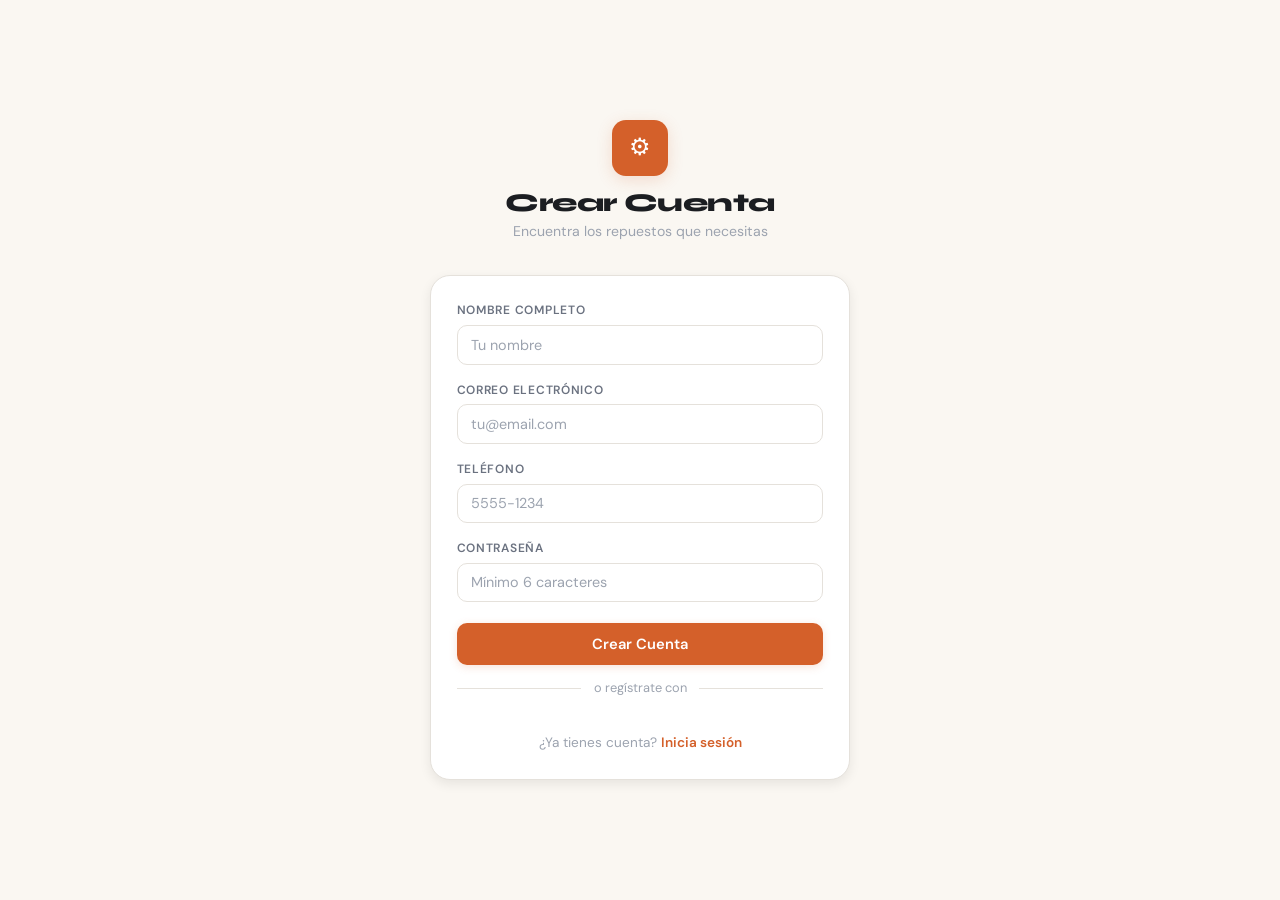
<file: register.html>
<!DOCTYPE html>
<html lang="es">
<head>
<meta charset="UTF-8"><meta name="viewport" content="width=device-width,initial-scale=1.0">
<title>Crear Cuenta — AutoParts GT</title>
<link rel="stylesheet" href="css/base.css"><link rel="stylesheet" href="css/nav.css"><link rel="stylesheet" href="css/components.css">
<link rel="stylesheet" href="css/auth.css"><script src="https://accounts.google.com/gsi/client" async defer></script>
</head>
<body>
<div class="auth-pg"><div class="auth-box">
<div class="auth-brand"><div class="a-logo">⚙</div><h1>Crear Cuenta</h1><p>Encuentra los repuestos que necesitas</p></div>
<div class="auth-card">
<div class="fg"><label class="fl">Nombre Completo</label><input type="text" id="r-name" class="fi" placeholder="Tu nombre"></div>
<div class="fg"><label class="fl">Correo Electrónico</label><input type="email" id="r-email" class="fi" placeholder="tu@email.com"></div>
<div class="fg"><label class="fl">Teléfono</label><input type="tel" id="r-tel" class="fi" placeholder="5555-1234"></div>
<div class="fg"><label class="fl">Contraseña</label><input type="password" id="r-pass" class="fi" placeholder="Mínimo 6 caracteres"></div>
<button class="btn btn-primary btn-lg" onclick="doReg()">Crear Cuenta</button>
<div class="auth-divider">o regístrate con</div>
<div class="g-btn-wrap"><div class="g_id_signin"></div></div>
<div class="auth-foot">¿Ya tienes cuenta? <a href="login.html">Inicia sesión</a></div>
</div></div></div>
<script src="js/config.js"></script><script src="js/auth.js"></script><script src="js/ui.js"></script><script src="js/api.js"></script><script>window.addEventListener('load',function(){if(typeof google!=='undefined'&&CONFIG.GOOGLE_CLIENT_ID&&!CONFIG.GOOGLE_CLIENT_ID.includes('TU_')){google.accounts.id.initialize({client_id:CONFIG.GOOGLE_CLIENT_ID,callback:handleGoogleCredential});google.accounts.id.renderButton(document.querySelector('.g_id_signin'),{theme:'outline',size:'large',text:'continue_with',shape:'rectangular',width:360,locale:'es'})}})</script>
<script>
async function doReg(){var n=document.getElementById('r-name').value,e=document.getElementById('r-email').value,t=document.getElementById('r-tel').value,p=document.getElementById('r-pass').value;if(!n||!e||!p)return UI.toast('Completa los campos requeridos','warning');var r=await API.register(n,e,t,p);if(r&&r.success){UI.toast('Cuenta creada. Inicia sesión.','success');setTimeout(()=>window.location.href='login.html',1000)}else UI.toast(r?r.error:'Error','error')}
</script></body></html>
</file>
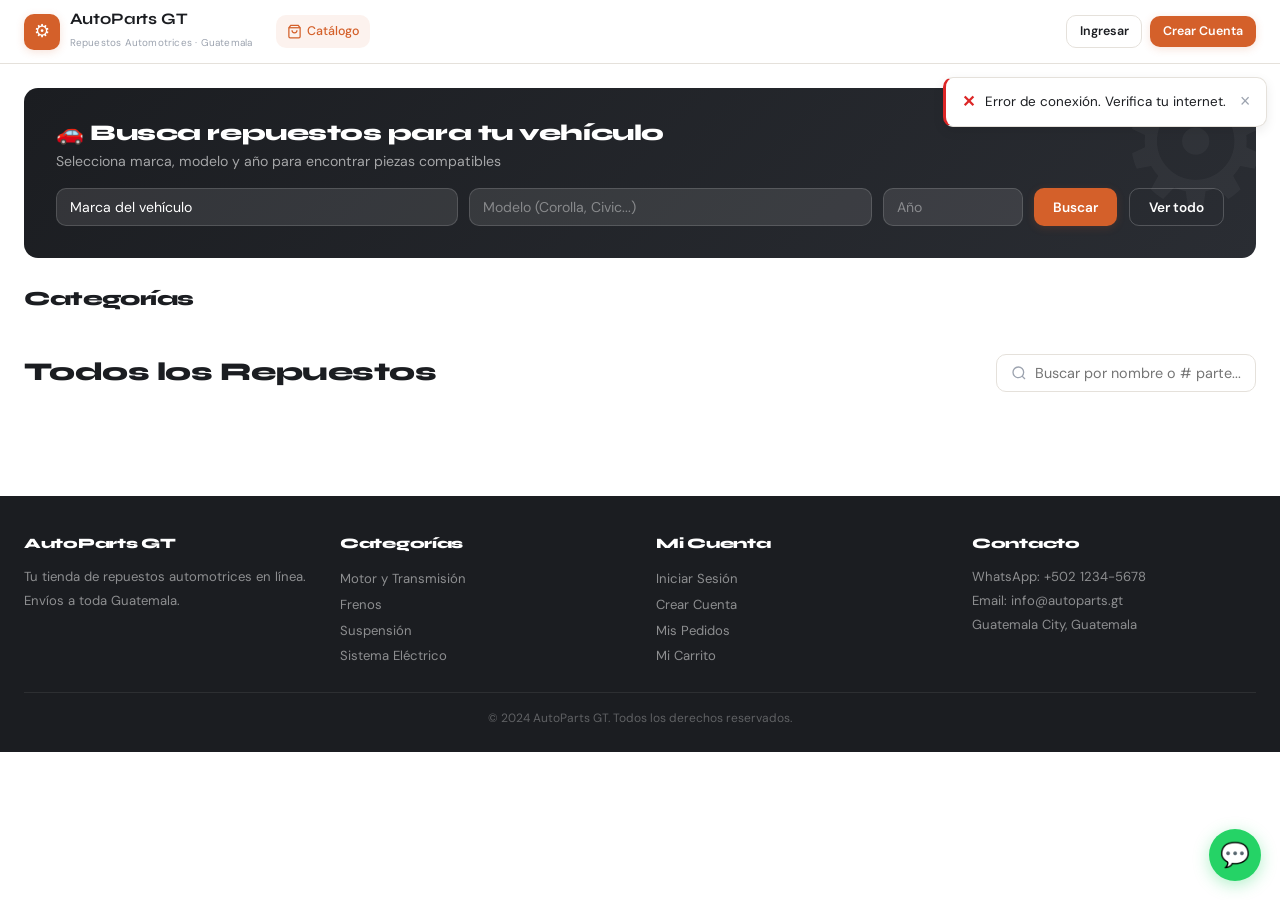
<file: tienda.html>
<!DOCTYPE html>
<html lang="es">
<head>
<meta charset="UTF-8"><meta name="viewport" content="width=device-width,initial-scale=1.0">
<title>Catálogo de Repuestos — AutoParts GT</title>
<link rel="stylesheet" href="css/base.css"><link rel="stylesheet" href="css/nav.css"><link rel="stylesheet" href="css/components.css">

</head>
<body>
<header class="main-nav" id="main-nav"></header>
<main class="page">
<div id="banners"></div>
<div class="v-search"><h2>🚗 Busca repuestos para tu vehículo</h2><p>Selecciona marca, modelo y año para encontrar piezas compatibles</p><div class="v-fields"><select class="fs" id="vs-m"><option value="">Marca del vehículo</option></select><input class="fi" id="vs-mo" placeholder="Modelo (Corolla, Civic...)"><input type="number" class="fi" id="vs-a" placeholder="Año" min="1980" max="2026" style="max-width:110px"><button class="btn btn-primary" onclick="buscar()">Buscar</button><button class="btn btn-outline" onclick="reset()" style="border-color:rgba(255,255,255,.2);color:#fff">Ver todo</button></div></div>
<div id="cat-section"><h3 style="margin-bottom:.8rem">Categorías</h3><div class="cat-grid" id="cat-grid"></div></div>
<div class="pg-head"><div><h2 id="section-title">Todos los Repuestos</h2><p class="pg-sub" id="res-count"></p></div><div class="search-box" style="width:260px"><svg viewBox="0 0 24 24" fill="none" stroke="currentColor" stroke-width="2"><circle cx="11" cy="11" r="8"/><path d="M21 21l-4.35-4.35"/></svg><input placeholder="Buscar por nombre o # parte..." id="q" oninput="render()"></div></div>
<div class="g-prods" id="grid"></div>
</main>
<footer class="site-footer"><div class="footer-inner"><div class="footer-col"><h4>AutoParts GT</h4><p>Tu tienda de repuestos automotrices en línea. Envíos a toda Guatemala.</p></div><div class="footer-col"><h4>Categorías</h4><a href="tienda.html">Motor y Transmisión</a><br><a href="tienda.html">Frenos</a><br><a href="tienda.html">Suspensión</a><br><a href="tienda.html">Sistema Eléctrico</a></div><div class="footer-col"><h4>Mi Cuenta</h4><a href="login.html">Iniciar Sesión</a><br><a href="register.html">Crear Cuenta</a><br><a href="mis-ordenes.html">Mis Pedidos</a><br><a href="carrito.html">Mi Carrito</a></div><div class="footer-col"><h4>Contacto</h4><p>WhatsApp: +502 1234-5678</p><p>Email: info@autoparts.gt</p><p>Guatemala City, Guatemala</p></div></div><div class="footer-bottom">© 2024 AutoParts GT. Todos los derechos reservados.</div></footer><a href="https://wa.me/${CONFIG?.WHATSAPP||'50212345678'}" target="_blank" class="wa-float" title="WhatsApp">💬</a>
<script src="js/config.js"></script><script src="js/auth.js"></script><script src="js/ui.js"></script><script src="js/api.js"></script>
<script>
UI.renderNav();let all=[],cats=[],marcas=[],fCat='',vRes=null;
async function load(){var r=await API.getCatalogo();if(!r||!r.success)return;all=r.data;cats=r.categorias||[];marcas=r.marcas||[];
var sel=document.getElementById('vs-m');sel.innerHTML='<option value="">Marca</option>'+marcas.map(m=>'<option>'+m.nombre+'</option>').join('');
document.getElementById('cat-grid').innerHTML=cats.map(c=>'<div class="cat-card" onclick="filterCat(\''+c.nombre+'\',this)"><div class="cat-ic">'+c.icono+'</div><div class="cat-nm">'+c.nombre+'</div></div>').join('');
if(r.banners&&r.banners.length){document.getElementById('banners').innerHTML='<div class="banner-wrap"><div class="banner-slide"><h2>'+r.banners[0].titulo+'</h2><p>'+r.banners[0].subtitulo+'</p></div></div>'}
render()}
function filterCat(c,el){fCat=fCat===c?'':c;document.querySelectorAll('.cat-card').forEach(e=>e.classList.remove('on'));if(fCat&&el)el.classList.add('on');document.getElementById('section-title').textContent=fCat||'Todos los Repuestos';render()}
async function buscar(){var m=document.getElementById('vs-m').value,mo=document.getElementById('vs-mo').value,a=document.getElementById('vs-a').value;if(!m&&!mo&&!a)return UI.toast('Selecciona al menos un criterio','warning');var r=await API.buscarVehiculo(m,mo,a);if(r&&r.success){vRes=r.data;document.getElementById('section-title').textContent='Repuestos para '+(m||'')+' '+(mo||'')+' '+(a||'');render();UI.toast(r.data.length+' repuestos encontrados','success')}}
function reset(){vRes=null;document.getElementById('vs-m').value='';document.getElementById('vs-mo').value='';document.getElementById('vs-a').value='';document.getElementById('section-title').textContent='Todos los Repuestos';fCat='';document.querySelectorAll('.cat-card').forEach(e=>e.classList.remove('on'));render()}
function render(){var q=(document.getElementById('q').value||'').toLowerCase(),ps=vRes||all;if(fCat)ps=ps.filter(p=>p.categoria===fCat);if(q)ps=ps.filter(p=>p.nombre.toLowerCase().includes(q)||(p.numero_parte||'').toLowerCase().includes(q)||(p.descripcion||'').toLowerCase().includes(q));document.getElementById('res-count').textContent=ps.length+' repuestos'+(vRes?' compatibles':'');var g=document.getElementById('grid');if(!ps.length){g.innerHTML=UI.empty('🔍','Sin resultados','Intenta con otra búsqueda');return}
g.innerHTML=ps.map(function(p){var cp=(p.marca_vehiculo||'')+(p.modelo_vehiculo?' '+p.modelo_vehiculo:'');var hasDisc=p.precio_descuento&&parseFloat(p.precio_descuento)>0&&parseFloat(p.precio_descuento)<parseFloat(p.precio);var price=hasDisc?parseFloat(p.precio_descuento):parseFloat(p.precio);var disc=hasDisc?Math.round((1-price/parseFloat(p.precio))*100):0;
return'<div class="p-card"><div class="p-card-img">'+(p.imagen_url?'<img src="'+p.imagen_url+'" alt="'+p.nombre+'" onerror="this.parentElement.innerHTML=\'<div class=no-img>🔧</div>\'">':'<div class="no-img">🔧</div>')+(hasDisc?'<span class="disc-badge">-'+disc+'%</span>':'')+'</div><div class="p-card-body"><div class="p-card-cat">'+(p.categoria_icono||'')+' '+p.categoria+'</div><div class="p-card-name">'+p.nombre+'</div>'+(p.numero_parte?'<div class="pn"># '+p.numero_parte+'</div>':'')+'<div class="p-card-desc">'+(p.descripcion||'')+'</div>'+(cp?'<div class="p-card-compat"><span class="compat">🚗 '+cp+(p.anio_desde?' ('+p.anio_desde+(p.anio_hasta?'-'+p.anio_hasta:'+')+')':'')+'</span>'+(p.condicion?'<span class="compat">'+p.condicion+'</span>':'')+(p.marca_repuesto?'<span class="compat">'+p.marca_repuesto+'</span>':'')+'</div>':'')+'<div class="p-card-foot"><div>'+(hasDisc?'<span class="price-old">'+UI.fc(p.precio)+'</span> ':'')+'<span class="p-card-price">'+UI.fc(price)+'</span></div><span class="p-card-stock '+(! p.disponible?'out':p.stock<10?'low':'')+'">'+( p.disponible?p.stock+' disp.':'Agotado')+'</span></div></div><div class="p-card-acts"><button class="btn btn-dark btn-sm" style="width:100%"'+(! p.disponible?' disabled':'')+' onclick="addCart(\''+p.id+'\')">🛒 Agregar al Carrito</button></div></div>'}).join('')}
async function addCart(id){if(!Auth.isLoggedIn()){UI.toast('Inicia sesión para comprar','warning');setTimeout(()=>{sessionStorage.setItem('ap_redirect','tienda.html');window.location.href='login.html'},1200);return}var r=await API.addToCart(id,1);if(r&&r.success){UI.toast('Repuesto agregado al carrito','success');UI.updateCartBadge()}else UI.toast(r?r.error:'Error','error')}
load();
</script></body></html>
</file>
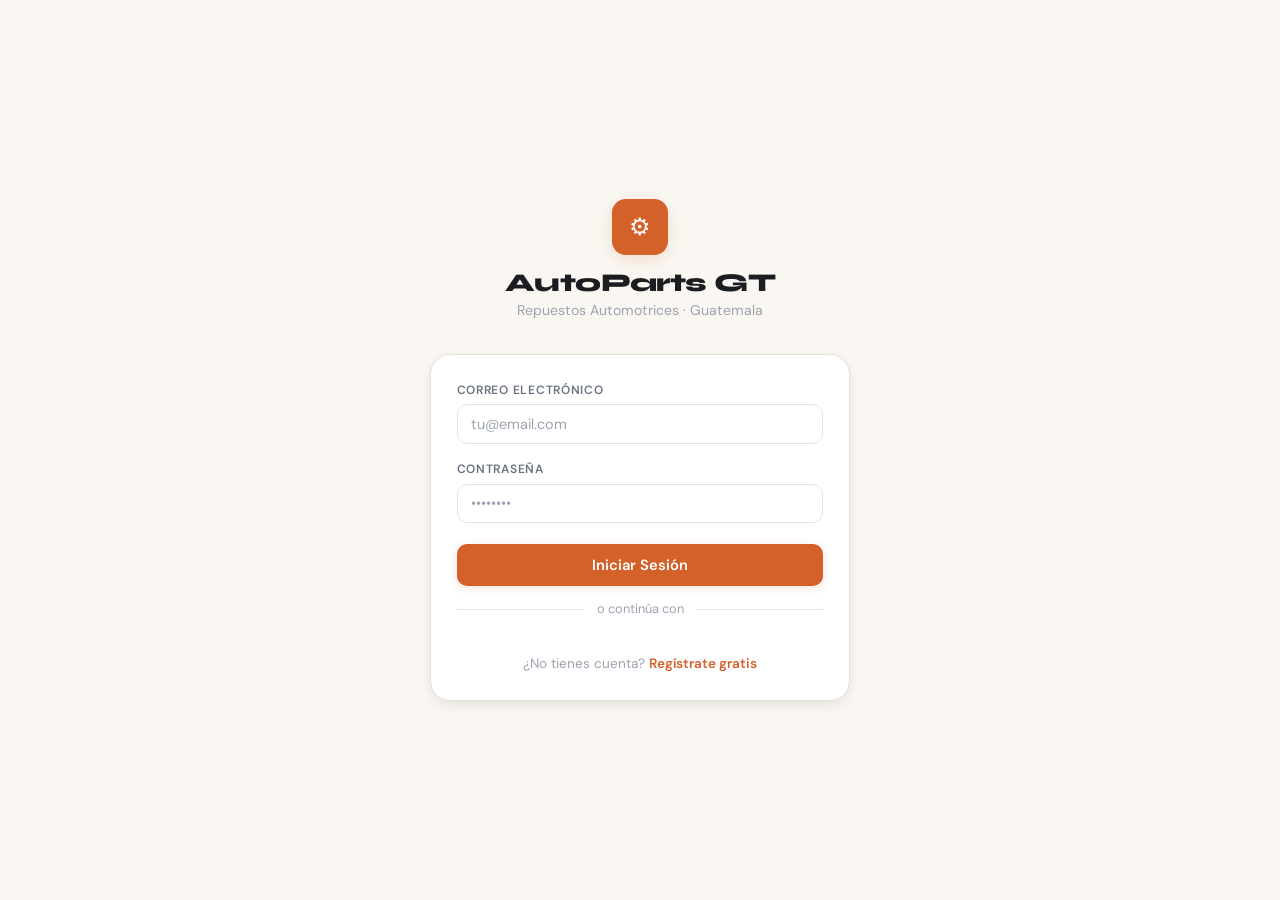
<file: usuarios.html>
<!DOCTYPE html>
<html lang="es">
<head>
<meta charset="UTF-8"><meta name="viewport" content="width=device-width,initial-scale=1.0">
<title>Clientes — AutoParts GT</title>
<link rel="stylesheet" href="css/base.css"><link rel="stylesheet" href="css/nav.css"><link rel="stylesheet" href="css/components.css">

</head>
<body><header class="main-nav" id="main-nav"></header><main class="page"><div class="pg-head"><div><h1>👥 Clientes</h1></div></div><div class="tbl-wrap"><table class="tbl"><thead><tr><th>Usuario</th><th>Email</th><th>Tel.</th><th>Autenticación</th><th>Rol</th><th>Estado</th><th>Acciones</th></tr></thead><tbody id="tb"></tbody></table></div></main><script src="js/config.js"></script><script src="js/auth.js"></script><script src="js/ui.js"></script><script src="js/api.js"></script><script>
if(!Auth.requireAdmin())throw'r';UI.renderNav();async function ld(){var r=await API.getUsers();if(!r||!r.success)return;document.getElementById('tb').innerHTML=r.data.map(u=>'<tr><td style="display:flex;align-items:center;gap:.5rem">'+(u.avatar_url?'<img src="'+u.avatar_url+'" style="width:28px;height:28px;border-radius:50%;object-fit:cover">':'<div style="width:28px;height:28px;border-radius:50%;background:var(--brand);color:#fff;display:flex;align-items:center;justify-content:center;font-size:.75rem;font-weight:700">'+u.nombre.charAt(0)+'</div>')+'<strong>'+u.nombre+'</strong></td><td>'+u.email+'</td><td>'+(u.telefono||'—')+'</td><td><span class="badge '+(u.auth_provider==='google'?'bg-info':'bg-def')+'">'+(u.auth_provider||'email')+'</span></td><td><select class="fs" style="width:auto;padding:.25rem .5rem;font-size:.76rem" onchange="cr(\''+u.id+'\',this.value)"><option value="cliente"'+(u.rol==='cliente'?' selected':'')+'>Cliente</option><option value="admin"'+(u.rol==='admin'?' selected':'')+'>Admin</option></select></td><td>'+UI.badge(u.estado)+'</td><td><button class="btn btn-ghost btn-sm" onclick="tg(\''+u.id+'\')">'+( u.estado==='activo'?'Desactivar':'Activar')+'</button></td></tr>').join('')}async function cr(id,r){var x=await API.updateUserRole(id,r);if(x&&x.success)UI.toast('Actualizado','success')}async function tg(id){var r=await API.toggleUserStatus(id);if(r&&r.success){UI.toast('Actualizado','success');ld()}}ld();
</script></body></html>
</file>
<file: css/base.css>
@import url('https://fonts.googleapis.com/css2?family=DM+Sans:wght@400;500;600;700&family=Syne:wght@700;800&family=JetBrains+Mono:wght@400;500&display=swap');
:root{--brand:#D4602A;--brand-light:#E8834F;--brand-dark:#B04A1A;--brand-glow:rgba(212,96,42,.18);--carbon:#1B1D21;--carbon-light:#2A2D33;--cream:#FAF7F2;--cream-dark:#F0EBE3;--ok:#16A34A;--ok-bg:rgba(22,163,74,.08);--warn:#D97706;--warn-bg:rgba(217,119,6,.08);--err:#DC2626;--err-bg:rgba(220,38,38,.08);--info:#2563EB;--info-bg:rgba(37,99,235,.08);--accent-bg:rgba(212,96,42,.08);--bg:#FFF;--bg-alt:#FAF7F2;--border:#E5E1DB;--border-h:#D4CFC6;--text:#1B1D21;--text-2:#6B7280;--text-3:#9CA3AF;--r-sm:6px;--r-md:10px;--r-lg:14px;--r-xl:20px;--sh-sm:0 1px 3px rgba(0,0,0,.06);--sh-md:0 4px 12px rgba(0,0,0,.08);--sh-lg:0 12px 40px rgba(0,0,0,.12);--font:'DM Sans',sans-serif;--font-d:'Syne',sans-serif;--font-m:'JetBrains Mono',monospace;--ease:cubic-bezier(.4,0,.2,1);--nav-h:64px}
*,*::before,*::after{box-sizing:border-box;margin:0;padding:0}html{scroll-behavior:smooth;-webkit-font-smoothing:antialiased}body{font-family:var(--font);background:var(--bg);color:var(--text);line-height:1.6;min-height:100vh}
h1,h2,h3,h4{font-family:var(--font-d);font-weight:800;line-height:1.15;letter-spacing:-.02em}h1{font-size:2rem}h2{font-size:1.6rem}h3{font-size:1.25rem}p{color:var(--text-2)}a{color:var(--brand);text-decoration:none;transition:color .2s}a:hover{color:var(--brand-dark)}
.btn{display:inline-flex;align-items:center;justify-content:center;gap:.4rem;padding:.55rem 1.2rem;font-family:var(--font);font-size:.85rem;font-weight:600;border:none;border-radius:var(--r-md);cursor:pointer;transition:all .2s;white-space:nowrap}.btn svg{width:16px;height:16px}
.btn-primary{background:var(--brand);color:#fff;box-shadow:0 2px 8px var(--brand-glow)}.btn-primary:hover{background:var(--brand-dark);transform:translateY(-1px)}
.btn-dark{background:var(--carbon);color:#fff}.btn-dark:hover{background:var(--carbon-light)}
.btn-outline{background:transparent;color:var(--text);border:1.5px solid var(--border)}.btn-outline:hover{border-color:var(--brand);color:var(--brand)}
.btn-danger{background:var(--err);color:#fff}.btn-ghost{background:transparent;color:var(--text-2)}.btn-ghost:hover{background:var(--bg-alt)}
.btn-sm{padding:.35rem .8rem;font-size:.78rem}.btn-lg{padding:.7rem 1.6rem;font-size:.95rem}.btn:disabled{opacity:.45;cursor:not-allowed}
.fg{display:flex;flex-direction:column;gap:.3rem}.fl{font-size:.75rem;font-weight:600;color:var(--text-2);text-transform:uppercase;letter-spacing:.06em}
.fi,.fs,.ft{width:100%;padding:.6rem .85rem;font-family:var(--font);font-size:.9rem;color:var(--text);background:var(--bg);border:1.5px solid var(--border);border-radius:var(--r-md);transition:all .2s;outline:none}
.fi:focus,.fs:focus,.ft:focus{border-color:var(--brand);box-shadow:0 0 0 3px var(--brand-glow)}.fi::placeholder{color:var(--text-3)}
.fs{appearance:none;background-image:url("data:image/svg+xml,%3Csvg xmlns='http://www.w3.org/2000/svg' width='12' height='12' viewBox='0 0 24 24' fill='none' stroke='%239CA3AF' stroke-width='2'%3E%3Cpath d='M6 9l6 6 6-6'/%3E%3C/svg%3E");background-repeat:no-repeat;background-position:right 10px center;padding-right:32px}
.ft{min-height:80px;resize:vertical}.fr{display:grid;grid-template-columns:1fr 1fr;gap:.9rem}.fr3{display:grid;grid-template-columns:1fr 1fr 1fr;gap:.9rem}
.card{background:var(--bg);border:1.5px solid var(--border);border-radius:var(--r-lg);padding:1.3rem;transition:all .25s}.card:hover{border-color:var(--border-h);box-shadow:var(--sh-md)}.card-head{display:flex;align-items:center;justify-content:space-between;margin-bottom:.8rem}
.badge{display:inline-flex;align-items:center;padding:.15rem .55rem;font-size:.7rem;font-weight:600;border-radius:var(--r-xl);text-transform:uppercase;letter-spacing:.04em}
.bg-ok{background:var(--ok-bg);color:var(--ok)}.bg-err{background:var(--err-bg);color:var(--err)}.bg-warn{background:var(--warn-bg);color:var(--warn)}.bg-info{background:var(--info-bg);color:var(--info)}.bg-accent{background:var(--accent-bg);color:var(--brand)}.bg-def{background:var(--cream-dark);color:var(--text-2)}
.tbl-wrap{overflow-x:auto;border-radius:var(--r-lg);border:1.5px solid var(--border)}.tbl{width:100%;border-collapse:collapse}
.tbl th{padding:.7rem .85rem;text-align:left;font-size:.72rem;font-weight:600;text-transform:uppercase;letter-spacing:.06em;color:var(--text-3);background:var(--cream);border-bottom:1px solid var(--border)}
.tbl td{padding:.7rem .85rem;font-size:.88rem;border-bottom:1px solid var(--border);color:var(--text-2)}.tbl tbody tr{transition:background .15s}.tbl tbody tr:hover{background:var(--bg-alt)}.tbl tbody tr:last-child td{border-bottom:none}
.stat{background:var(--bg);border:1.5px solid var(--border);border-radius:var(--r-lg);padding:1.2rem;transition:all .25s}.stat:hover{border-color:var(--brand)}.stat .s-ic{width:42px;height:42px;border-radius:var(--r-md);display:flex;align-items:center;justify-content:center;margin-bottom:.7rem;font-size:1.2rem}.stat .s-val{font-family:var(--font-d);font-size:1.8rem;font-weight:800;line-height:1}.stat .s-lbl{font-size:.75rem;color:var(--text-3);text-transform:uppercase;letter-spacing:.05em;margin-top:.15rem}
.page{max-width:1320px;margin:0 auto;padding:1.5rem;padding-top:calc(var(--nav-h) + 1.5rem)}.pg-head{display:flex;align-items:center;justify-content:space-between;margin-bottom:2rem;flex-wrap:wrap;gap:.9rem}.pg-sub{font-size:.88rem;color:var(--text-3);margin-top:.15rem}
.g-stats{display:grid;grid-template-columns:repeat(auto-fit,minmax(190px,1fr));gap:1.1rem;margin-bottom:2rem}.g-cards{display:grid;grid-template-columns:repeat(auto-fill,minmax(280px,1fr));gap:1.1rem}.g-prods{display:grid;grid-template-columns:repeat(auto-fill,minmax(240px,1fr));gap:1.1rem}
.search-box{display:flex;align-items:center;gap:.5rem;background:var(--bg);border:1.5px solid var(--border);border-radius:var(--r-md);padding:0 .85rem}.search-box:focus-within{border-color:var(--brand);box-shadow:0 0 0 3px var(--brand-glow)}.search-box svg{width:16px;height:16px;color:var(--text-3)}.search-box input{flex:1;padding:.55rem 0;background:none;border:none;color:var(--text);font-family:var(--font);font-size:.9rem;outline:none}
.pills{display:flex;gap:.4rem;flex-wrap:wrap}.pill{padding:.35rem .85rem;font-size:.78rem;font-weight:500;border:1.5px solid var(--border);border-radius:var(--r-xl);background:var(--bg);color:var(--text-2);cursor:pointer;transition:all .2s;font-family:var(--font)}.pill:hover{border-color:var(--brand);color:var(--brand)}.pill.on{background:var(--brand);color:#fff;border-color:var(--brand)}
.empty-st{text-align:center;padding:3rem 1.5rem}.empty-ic{width:64px;height:64px;margin:0 auto 1rem;border-radius:50%;background:var(--cream);display:flex;align-items:center;justify-content:center;font-size:1.8rem}.empty-st h3{color:var(--text-2);margin-bottom:.3rem}.empty-st p{color:var(--text-3);max-width:340px;margin:0 auto}
.pn{font-family:var(--font-m);font-size:.8rem;color:var(--brand);font-weight:500}.compat{display:inline-flex;align-items:center;gap:.2rem;padding:.12rem .45rem;font-size:.68rem;background:var(--cream);color:var(--text-2);border-radius:var(--r-sm);font-weight:500;border:1px solid var(--border)}
.confirm-msg{color:var(--text-2);font-size:.95rem}
/* Vehicle search */
.v-search{background:linear-gradient(135deg,var(--carbon) 0%,var(--carbon-light) 100%);border-radius:var(--r-lg);padding:2rem;margin-bottom:1.8rem;color:#fff;position:relative;overflow:hidden}
.v-search::after{content:'⚙';position:absolute;right:-20px;bottom:-30px;font-size:180px;opacity:.04;pointer-events:none}
.v-search h2{font-size:1.4rem;margin-bottom:.25rem;color:#fff}.v-search p{color:rgba(255,255,255,.6);margin-bottom:1rem;font-size:.88rem}
.v-search .v-fields{display:flex;gap:.7rem;flex-wrap:wrap}.v-search .v-fields select,.v-search .v-fields input{flex:1;min-width:140px;background:rgba(255,255,255,.1);border:1px solid rgba(255,255,255,.15);color:#fff;border-radius:var(--r-md);padding:.55rem .8rem;font-family:var(--font);font-size:.88rem}
.v-search .v-fields select option{color:var(--text);background:var(--bg)}
.v-search .v-fields input::placeholder{color:rgba(255,255,255,.4)}
/* Banners */
.banner-wrap{margin-bottom:1.8rem;overflow:hidden;border-radius:var(--r-lg)}.banner-slide{background:linear-gradient(135deg,var(--brand) 0%,var(--brand-dark) 100%);padding:2.5rem 2rem;color:#fff;text-align:center;border-radius:var(--r-lg)}.banner-slide h2{font-size:1.6rem;color:#fff;margin-bottom:.3rem}.banner-slide p{color:rgba(255,255,255,.8);font-size:.95rem}
/* Category grid */
.cat-grid{display:grid;grid-template-columns:repeat(auto-fill,minmax(140px,1fr));gap:.8rem;margin-bottom:2rem}
.cat-card{display:flex;flex-direction:column;align-items:center;gap:.4rem;padding:1rem .5rem;background:var(--bg);border:1.5px solid var(--border);border-radius:var(--r-lg);cursor:pointer;transition:all .25s;text-align:center}
.cat-card:hover{border-color:var(--brand);box-shadow:var(--sh-sm);transform:translateY(-2px)}.cat-card.on{border-color:var(--brand);background:var(--accent-bg)}
.cat-card .cat-ic{font-size:1.6rem}.cat-card .cat-nm{font-size:.78rem;font-weight:600;color:var(--text-2);line-height:1.2}
/* Discount badge on product */
.disc-badge{position:absolute;top:8px;right:8px;background:var(--err);color:#fff;font-size:.68rem;font-weight:700;padding:.15rem .45rem;border-radius:var(--r-sm)}
.price-old{text-decoration:line-through;color:var(--text-3);font-size:.82rem;font-weight:400}
@media(max-width:768px){.page{padding:1rem;padding-top:calc(var(--nav-h) + 1rem)}h1{font-size:1.5rem}.g-stats{grid-template-columns:repeat(2,1fr)}.fr,.fr3{grid-template-columns:1fr}.pg-head{flex-direction:column;align-items:flex-start}.v-search .v-fields{flex-direction:column}.cat-grid{grid-template-columns:repeat(3,1fr)}}
@media(max-width:480px){.g-stats,.g-prods{grid-template-columns:1fr}.cat-grid{grid-template-columns:repeat(2,1fr)}}
</file>
<file: css/nav.css>
.main-nav{position:fixed;top:0;left:0;right:0;height:var(--nav-h);background:rgba(255,255,255,.92);backdrop-filter:blur(16px);border-bottom:1.5px solid var(--border);z-index:1000}
.nav-inner{max-width:1320px;margin:0 auto;padding:0 1.5rem;height:100%;display:flex;align-items:center;gap:1.5rem}
.nav-brand{display:flex;align-items:center;gap:.6rem;text-decoration:none;color:var(--text);flex-shrink:0}
.brand-mark{width:36px;height:36px;border-radius:var(--r-md);background:var(--brand);display:flex;align-items:center;justify-content:center;font-size:1.1rem;color:#fff;box-shadow:0 2px 8px var(--brand-glow)}
.brand-txt strong{font-family:var(--font-d);font-size:1rem;display:block;line-height:1.1;letter-spacing:-.01em}.brand-txt small{font-size:.62rem;color:var(--text-3);letter-spacing:.02em}
.nav-lks{display:flex;align-items:center;gap:.15rem;flex:1;overflow-x:auto;scrollbar-width:none}.nav-lks::-webkit-scrollbar{display:none}
.n-lk{display:flex;align-items:center;gap:.35rem;padding:.4rem .65rem;font-size:.78rem;font-weight:500;color:var(--text-3);border-radius:var(--r-md);transition:all .2s;white-space:nowrap;text-decoration:none}.n-lk svg{width:15px;height:15px}
.n-lk:hover{color:var(--text);background:var(--bg-alt)}.n-lk.on{color:var(--brand);background:var(--accent-bg)}
.nav-acts{display:flex;align-items:center;gap:.8rem;margin-left:auto}
.nav-cart-btn{position:relative;width:36px;height:36px;display:flex;align-items:center;justify-content:center;border-radius:var(--r-md);transition:background .2s;color:var(--text-2)}.nav-cart-btn:hover{background:var(--bg-alt);color:var(--text)}.nav-cart-btn svg{width:18px;height:18px}
.cart-count{position:absolute;top:0;right:0;min-width:16px;height:16px;background:var(--brand);color:#fff;font-size:.62rem;font-weight:700;border-radius:8px;display:flex;align-items:center;justify-content:center;padding:0 3px}.cart-count.hide{display:none}
.nav-auth-btns{display:flex;gap:.5rem;align-items:center}
.nav-usr{position:relative}.usr-btn{display:flex;align-items:center;background:none;border:1.5px solid var(--border);border-radius:var(--r-md);padding:3px;cursor:pointer;transition:all .2s}.usr-btn:hover{border-color:var(--border-h)}
.usr-av{width:30px;height:30px;border-radius:var(--r-sm);background:var(--brand);display:flex;align-items:center;justify-content:center;font-size:.78rem;font-weight:700;color:#fff}
.usr-av-img{width:30px;height:30px;border-radius:var(--r-sm);object-fit:cover}
.usr-dd{position:absolute;top:calc(100% + 6px);right:0;width:200px;background:var(--bg);border:1.5px solid var(--border);border-radius:var(--r-lg);box-shadow:var(--sh-lg);opacity:0;visibility:hidden;transform:translateY(-6px);transition:all .2s}.usr-dd.open{opacity:1;visibility:visible;transform:translateY(0)}
.dd-head{padding:.8rem;text-align:center}.dd-head strong{display:block;font-size:.85rem}.dd-head small{color:var(--text-3);font-size:.72rem}
.dd-sep{height:1px;background:var(--border)}
.dd-item{display:flex;align-items:center;gap:.35rem;width:100%;padding:.55rem .8rem;background:none;border:none;color:var(--text-2);font-family:var(--font);font-size:.82rem;cursor:pointer;transition:all .15s;text-decoration:none;text-align:left}.dd-item:hover{background:var(--bg-alt)}.dd-danger{color:var(--err)}
</file>
<file: css/components.css>
#global-loader{display:none}#global-loader.active{display:block}
.loader-bd{position:fixed;inset:0;background:rgba(255,255,255,.8);backdrop-filter:blur(4px);z-index:9999;display:flex;align-items:center;justify-content:center}
.loader-inner{display:flex;flex-direction:column;align-items:center;gap:.8rem}.loader-gear{width:44px;height:44px;animation:spin .9s linear infinite;color:var(--brand)}.loader-gear svg{width:100%;height:100%}.loader-inner span{color:var(--text-3);font-size:.82rem}
@keyframes spin{to{transform:rotate(360deg)}}
#toast-box{position:fixed;top:calc(var(--nav-h) + .8rem);right:.8rem;z-index:10000;display:flex;flex-direction:column;gap:.4rem}
.toast{display:flex;align-items:center;gap:.6rem;padding:.7rem 1rem;background:var(--bg);border:1.5px solid var(--border);border-radius:var(--r-md);box-shadow:var(--sh-md);transform:translateX(120%);transition:transform .4s cubic-bezier(.34,1.56,.64,1);max-width:360px}
.toast.show{transform:translateX(0)}.t-ic{font-weight:700;font-size:1rem;flex-shrink:0}.t-msg{flex:1;font-size:.84rem;color:var(--text)}.t-x{background:none;border:none;color:var(--text-3);font-size:1.1rem;cursor:pointer;padding:0 0 0 .3rem}
.t-success{border-left:3px solid var(--ok)}.t-success .t-ic{color:var(--ok)}
.t-error{border-left:3px solid var(--err)}.t-error .t-ic{color:var(--err)}
.t-warning{border-left:3px solid var(--warn)}.t-warning .t-ic{color:var(--warn)}
.t-info{border-left:3px solid var(--info)}.t-info .t-ic{color:var(--info)}
.modal-ov{position:fixed;inset:0;background:rgba(27,29,33,.5);backdrop-filter:blur(4px);z-index:5000;display:flex;align-items:center;justify-content:center;padding:1rem;opacity:0;transition:opacity .25s}.modal-ov.on{opacity:1}
.modal{background:var(--bg);border:1.5px solid var(--border);border-radius:var(--r-lg);width:100%;box-shadow:var(--sh-lg);transform:scale(.96);transition:transform .25s cubic-bezier(.34,1.56,.64,1)}.modal-ov.on .modal{transform:scale(1)}
.m-sm{max-width:380px}.m-md{max-width:560px}.m-lg{max-width:740px}
.m-head{display:flex;align-items:center;justify-content:space-between;padding:1rem 1.2rem;border-bottom:1px solid var(--border)}.m-head h3{font-size:1.05rem}
.m-close{background:none;border:none;color:var(--text-3);font-size:1.3rem;cursor:pointer;width:28px;height:28px;display:flex;align-items:center;justify-content:center;border-radius:var(--r-sm)}.m-close:hover{background:var(--bg-alt);color:var(--text)}
.m-body{padding:1.2rem;max-height:70vh;overflow-y:auto}.m-foot{display:flex;align-items:center;justify-content:flex-end;gap:.6rem;padding:.8rem 1.2rem;border-top:1px solid var(--border)}
/* Product cards */
.p-card{background:var(--bg);border:1.5px solid var(--border);border-radius:var(--r-lg);overflow:hidden;transition:all .3s;display:flex;flex-direction:column}
.p-card:hover{border-color:var(--border-h);transform:translateY(-3px);box-shadow:var(--sh-md)}
.p-card-img{width:100%;height:180px;background:var(--cream);display:flex;align-items:center;justify-content:center;overflow:hidden;position:relative}
.p-card-img img{width:100%;height:100%;object-fit:cover}.p-card-img .no-img{color:var(--text-3);font-size:2.6rem}
.p-card-body{padding:1rem;flex:1;display:flex;flex-direction:column}
.p-card-cat{font-size:.68rem;font-weight:600;text-transform:uppercase;letter-spacing:.06em;color:var(--brand);margin-bottom:.2rem}
.p-card-name{font-size:.95rem;font-weight:600;color:var(--text);margin-bottom:.2rem;line-height:1.25}
.p-card-desc{font-size:.78rem;color:var(--text-3);margin-bottom:.5rem;flex:1;display:-webkit-box;-webkit-line-clamp:2;-webkit-box-orient:vertical;overflow:hidden}
.p-card-compat{display:flex;flex-wrap:wrap;gap:.25rem;margin-bottom:.6rem}
.p-card-foot{display:flex;align-items:center;justify-content:space-between;margin-top:auto}
.p-card-price{font-family:var(--font-d);font-size:1.15rem;font-weight:800;color:var(--carbon)}
.p-card-stock{font-size:.72rem;color:var(--text-3)}.p-card-stock.low{color:var(--warn)}.p-card-stock.out{color:var(--err)}
.p-card-acts{padding:0 1rem 1rem}
/* Cart */
.cart-item{display:flex;gap:.8rem;padding:1rem;border-bottom:1px solid var(--border);align-items:center}.cart-item:last-child{border-bottom:none}
.ci-img{width:60px;height:60px;border-radius:var(--r-md);background:var(--cream);display:flex;align-items:center;justify-content:center;flex-shrink:0;overflow:hidden;font-size:1.4rem}.ci-img img{width:100%;height:100%;object-fit:cover}
.ci-info{flex:1}.ci-name{font-weight:600;color:var(--text);font-size:.9rem;margin-bottom:.15rem}.ci-meta{font-size:.72rem;color:var(--text-3);font-family:var(--font-m)}.ci-price{font-size:.82rem;color:var(--text-2)}
.ci-qty{display:flex;align-items:center;gap:.35rem}
.ci-qty button{width:28px;height:28px;border-radius:var(--r-sm);background:var(--cream);border:1px solid var(--border);color:var(--text);font-size:.88rem;cursor:pointer;display:flex;align-items:center;justify-content:center;transition:all .15s}.ci-qty button:hover{background:var(--brand);color:#fff;border-color:var(--brand)}
.ci-qty span{min-width:26px;text-align:center;font-weight:600;font-size:.88rem}
.ci-total{font-family:var(--font-d);font-weight:700;color:var(--carbon);font-size:.95rem;min-width:80px;text-align:right}
.ci-rm{background:none;border:none;color:var(--text-3);cursor:pointer;padding:.35rem;transition:color .15s;font-size:.95rem}.ci-rm:hover{color:var(--err)}
.cart-sum{background:var(--bg);border:1.5px solid var(--border);border-radius:var(--r-lg);padding:1.3rem;position:sticky;top:calc(var(--nav-h) + 1.5rem)}
.cart-sum h3{margin-bottom:1rem;font-size:1.1rem}
.sum-row{display:flex;justify-content:space-between;padding:.4rem 0;font-size:.9rem;color:var(--text-2)}
.sum-row.total{border-top:2px solid var(--border);margin-top:.6rem;padding-top:.8rem;font-size:1.05rem;font-weight:700;color:var(--text)}.sum-row.total span:last-child{color:var(--brand);font-family:var(--font-d)}
/* Orders */
.o-card{background:var(--bg);border:1.5px solid var(--border);border-radius:var(--r-lg);overflow:hidden;transition:all .25s}.o-card:hover{border-color:var(--border-h)}
.o-head{display:flex;align-items:center;justify-content:space-between;padding:1rem;background:var(--cream);flex-wrap:wrap;gap:.4rem}
.o-id{font-family:var(--font-m);font-size:.8rem;color:var(--text-2)}.o-body{padding:1rem}
.o-items{display:flex;flex-direction:column;gap:.35rem;margin-bottom:.8rem}
.o-item-row{display:flex;justify-content:space-between;font-size:.85rem;color:var(--text-2)}
.o-total{display:flex;justify-content:space-between;padding-top:.6rem;border-top:1px solid var(--border);font-weight:700;color:var(--text)}
/* Google btn */
.g-btn-wrap{display:flex;justify-content:center;margin:1rem 0}
.auth-divider{display:flex;align-items:center;gap:.8rem;margin:.8rem 0;color:var(--text-3);font-size:.8rem}.auth-divider::before,.auth-divider::after{content:'';flex:1;height:1px;background:var(--border)}
/* WhatsApp float */
.wa-float{position:fixed;bottom:1.2rem;right:1.2rem;width:52px;height:52px;background:#25D366;border-radius:50%;display:flex;align-items:center;justify-content:center;color:#fff;font-size:1.5rem;box-shadow:0 4px 16px rgba(37,211,102,.35);z-index:999;transition:transform .2s}.wa-float:hover{transform:scale(1.08)}
/* Footer */
.site-footer{background:var(--carbon);color:rgba(255,255,255,.7);padding:2.5rem 1.5rem 1.5rem;margin-top:3rem}
.footer-inner{max-width:1320px;margin:0 auto;display:grid;grid-template-columns:repeat(auto-fit,minmax(200px,1fr));gap:2rem}
.footer-col h4{color:#fff;font-size:.9rem;margin-bottom:.8rem;font-family:var(--font-d)}.footer-col p,.footer-col a{font-size:.82rem;color:rgba(255,255,255,.5);line-height:1.8}.footer-col a:hover{color:#fff}
.footer-bottom{max-width:1320px;margin:1.5rem auto 0;padding-top:1rem;border-top:1px solid rgba(255,255,255,.08);text-align:center;font-size:.75rem;color:rgba(255,255,255,.3)}
</file>
<file: css/auth.css>
.auth-pg{min-height:100vh;display:flex;align-items:center;justify-content:center;padding:1.5rem;background:var(--cream)}
.auth-box{width:100%;max-width:420px}
.auth-brand{text-align:center;margin-bottom:2rem}
.auth-brand .a-logo{width:56px;height:56px;border-radius:var(--r-lg);background:var(--brand);display:flex;align-items:center;justify-content:center;margin:0 auto .8rem;font-size:1.5rem;color:#fff;box-shadow:0 4px 16px var(--brand-glow)}
.auth-brand h1{font-size:1.6rem;margin-bottom:.15rem}.auth-brand p{color:var(--text-3);font-size:.88rem}
.auth-card{background:var(--bg);border:1.5px solid var(--border);border-radius:var(--r-xl);padding:1.6rem;box-shadow:var(--sh-md)}
.auth-card .fg{margin-bottom:1rem}
.auth-card .btn{width:100%;padding:.7rem;font-size:.92rem;margin-top:.3rem}
.auth-foot{text-align:center;margin-top:1.1rem;font-size:.85rem;color:var(--text-3)}.auth-foot a{color:var(--brand);font-weight:600}
</file>
